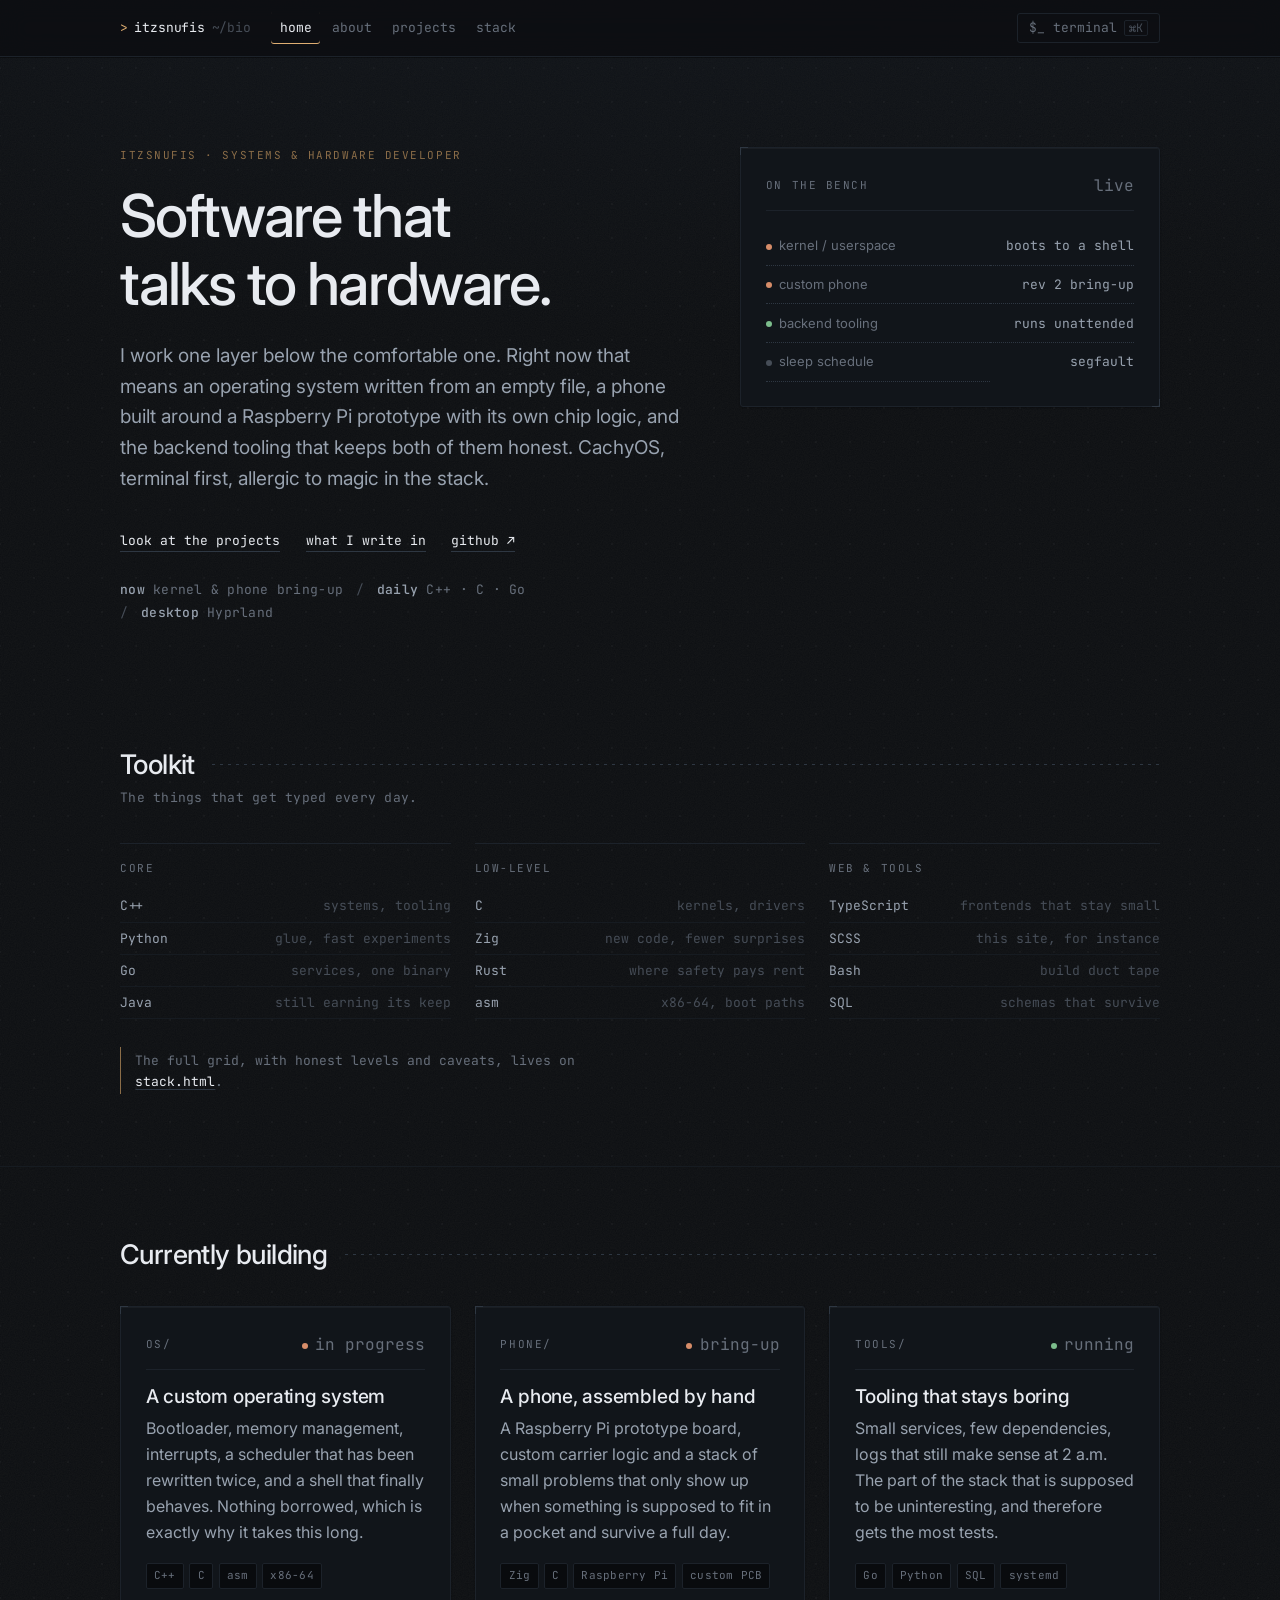
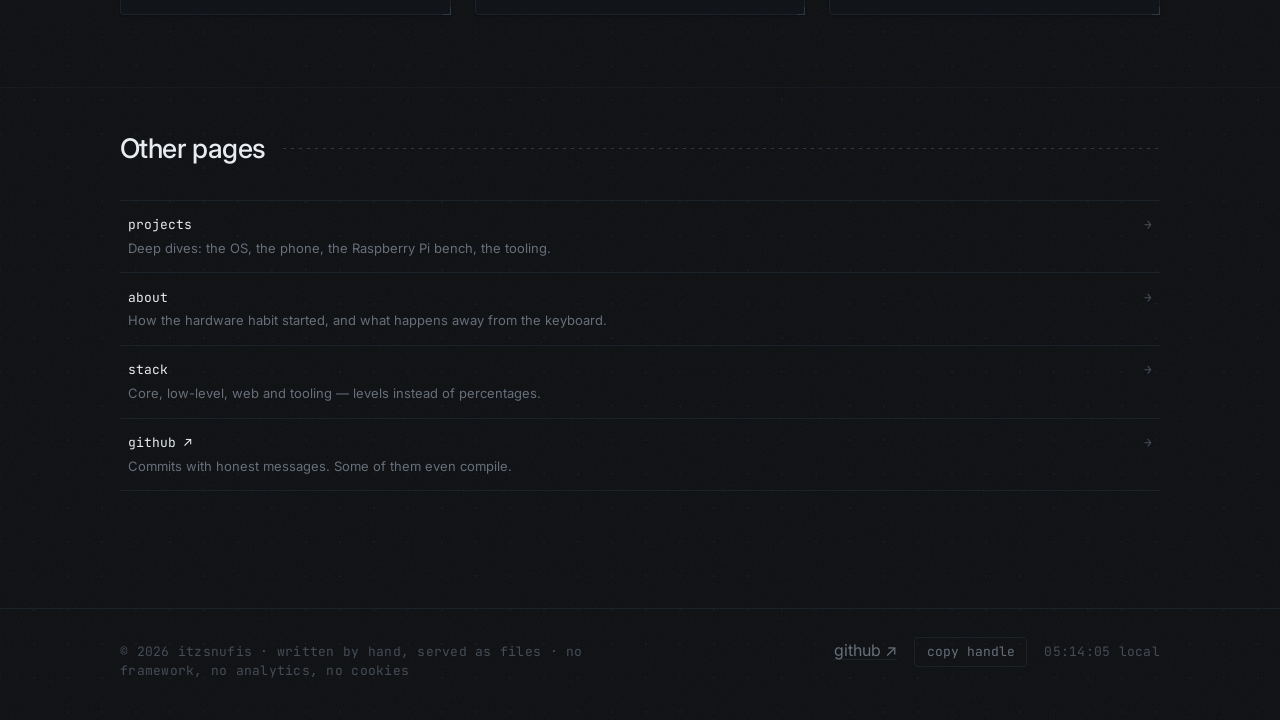
<file: index.html>
<!DOCTYPE html>
<html lang="en">
<head>
  <meta charset="utf-8">
  <meta name="viewport" content="width=device-width, initial-scale=1">
  <title>itzsnufis — systems &amp; hardware developer</title>
  <meta name="description" content="Systems and hardware developer working one layer below the comfortable one: a custom operating system, a phone built around a Raspberry Pi prototype, and the backend tooling in between.">
  <meta name="author" content="itzsnufis">
  <meta name="color-scheme" content="dark">
  <meta name="theme-color" content="#0d0f12">

  <meta property="og:type" content="website">
  <meta property="og:title" content="itzsnufis — systems &amp; hardware developer">
  <meta property="og:description" content="An operating system from scratch, a phone built around a Raspberry Pi, and backend tooling that stays boring on purpose.">
  <meta property="og:locale" content="en">

  <link rel="icon" href="assets/favicon.svg" type="image/svg+xml">
  <link rel="apple-touch-icon" href="assets/favicon.svg">
  <link rel="preconnect" href="https://fonts.googleapis.com">
  <link rel="preconnect" href="https://fonts.gstatic.com" crossorigin>
  <link rel="stylesheet" href="https://fonts.googleapis.com/css2?family=Inter:wght@400;500&amp;family=JetBrains+Mono:wght@400;500&amp;display=swap">
  <link rel="stylesheet" href="assets/css/main.css">

  <script>document.documentElement.classList.add("js");</script>
</head>
<body>
  <a class="skip" href="#main">Skip to content</a>

  <header class="topbar">
    <div class="wrap topbar__inner">
      <a class="brand" href="index.html">
        <span class="brand__caret" aria-hidden="true">&gt;</span>
        <span>itzsnufis</span>
        <span class="brand__path">~/bio</span>
      </a>

      <nav class="nav" aria-label="Primary">
        <a href="index.html" aria-current="page">home</a>
        <a href="about.html">about</a>
        <a href="projects.html">projects</a>
        <a href="stack.html">stack</a>
      </nav>

      <button class="btn btn--ghost" type="button" data-term-open aria-label="Open the terminal overlay">
        <span aria-hidden="true">$_</span> terminal <kbd aria-hidden="true">⌘K</kbd>
      </button>
    </div>
  </header>

  <main id="main">
    <section class="hero">
      <div class="wrap hero__grid">
        <div>
          <p class="hero__eyebrow">itzsnufis · systems &amp; hardware developer</p>
          <h1>Software that talks to hardware.</h1>

          <p class="hero__lead">
            I work one layer below the comfortable one. Right now that means an operating
            system written from an empty file, a phone built around a Raspberry Pi
            prototype with its own chip logic, and the backend tooling that keeps both
            of them honest. CachyOS, terminal first, allergic to magic in the stack.
          </p>

          <ul class="hero__actions">
            <li><a href="projects.html">look at the projects</a></li>
            <li><a href="stack.html">what I write in</a></li>
            <li><a href="https://github.com/itzsnufis" target="_blank" rel="me noopener">github ↗</a></li>
          </ul>

          <ul class="facts">
            <li><strong>now</strong> kernel &amp; phone bring-up</li>
            <li><strong>daily</strong> C++ · C · Go</li>
            <li><strong>desktop</strong> Hyprland</li>
          </ul>
        </div>

        <aside class="panel" data-reveal aria-label="Status on the bench">
          <div class="panel__head">
            <span class="panel__label">on the bench</span>
            <span class="mono mute">live</span>
          </div>
          <dl class="kv">
            <dt><span class="dot dot--busy" aria-hidden="true"></span>kernel / userspace</dt>
            <dd>boots to a shell</dd>
            <dt><span class="dot dot--busy" aria-hidden="true"></span>custom phone</dt>
            <dd>rev 2 bring-up</dd>
            <dt><span class="dot dot--ok" aria-hidden="true"></span>backend tooling</dt>
            <dd>runs unattended</dd>
            <dt><span class="dot dot--idle" aria-hidden="true"></span>sleep schedule</dt>
            <dd>segfault</dd>
          </dl>
        </aside>
      </div>
    </section>

    <section class="sec" id="toolkit" aria-labelledby="toolkit-h">
      <div class="wrap">
        <header class="sechead">
          <h2 id="toolkit-h">Toolkit</h2>
          <p class="sechead__deck">The things that get typed every day.</p>
        </header>

        <div class="grid grid--3">
          <div class="tile" data-reveal>
            <span class="kicker">core</span>
            <ul class="tile__list">
              <li>C++ <span>systems, tooling</span></li>
              <li>Python <span>glue, fast experiments</span></li>
              <li>Go <span>services, one binary</span></li>
              <li>Java <span>still earning its keep</span></li>
            </ul>
          </div>

          <div class="tile" data-reveal>
            <span class="kicker">low-level</span>
            <ul class="tile__list">
              <li>C <span>kernels, drivers</span></li>
              <li>Zig <span>new code, fewer surprises</span></li>
              <li>Rust <span>where safety pays rent</span></li>
              <li>asm <span>x86-64, boot paths</span></li>
            </ul>
          </div>

          <div class="tile" data-reveal>
            <span class="kicker">web &amp; tools</span>
            <ul class="tile__list">
              <li>TypeScript <span>frontends that stay small</span></li>
              <li>SCSS <span>this site, for instance</span></li>
              <li>Bash <span>build duct tape</span></li>
              <li>SQL <span>schemas that survive</span></li>
            </ul>
          </div>
        </div>

        <p class="note gap-top">
          The full grid, with honest levels and caveats, lives on
          <a href="stack.html">stack.html</a>.
        </p>
      </div>
    </section>

    <section class="sec" id="building" aria-labelledby="building-h">
      <div class="wrap">
        <header class="sechead">
          <h2 id="building-h">Currently building</h2>
        </header>

        <div class="grid grid--3">
          <article class="panel" data-reveal>
            <div class="panel__head">
              <span class="panel__label">os/</span>
              <span class="mono mute"><span class="dot dot--busy" aria-hidden="true"></span>in progress</span>
            </div>
            <h3>A custom operating system</h3>
            <p class="dim">
              Bootloader, memory management, interrupts, a scheduler that has been
              rewritten twice, and a shell that finally behaves. Nothing borrowed,
              which is exactly why it takes this long.
            </p>
            <ul class="tags">
              <li class="tag">C++</li>
              <li class="tag">C</li>
              <li class="tag">asm</li>
              <li class="tag">x86-64</li>
            </ul>
          </article>

          <article class="panel" data-reveal>
            <div class="panel__head">
              <span class="panel__label">phone/</span>
              <span class="mono mute"><span class="dot dot--busy" aria-hidden="true"></span>bring-up</span>
            </div>
            <h3>A phone, assembled by hand</h3>
            <p class="dim">
              A Raspberry Pi prototype board, custom carrier logic and a stack of small
              problems that only show up when something is supposed to fit in a pocket
              and survive a full day.
            </p>
            <ul class="tags">
              <li class="tag">Zig</li>
              <li class="tag">C</li>
              <li class="tag">Raspberry Pi</li>
              <li class="tag">custom PCB</li>
            </ul>
          </article>

          <article class="panel" data-reveal>
            <div class="panel__head">
              <span class="panel__label">tools/</span>
              <span class="mono mute"><span class="dot dot--ok" aria-hidden="true"></span>running</span>
            </div>
            <h3>Tooling that stays boring</h3>
            <p class="dim">
              Small services, few dependencies, logs that still make sense at 2 a.m.
              The part of the stack that is supposed to be uninteresting, and
              therefore gets the most tests.
            </p>
            <ul class="tags">
              <li class="tag">Go</li>
              <li class="tag">Python</li>
              <li class="tag">SQL</li>
              <li class="tag">systemd</li>
            </ul>
          </article>
        </div>
      </div>
    </section>

    <section class="sec sec--tight" id="more" aria-labelledby="more-h">
      <div class="wrap">
        <header class="sechead">
          <h2 id="more-h">Other pages</h2>
        </header>

        <ul class="linklist">
          <li>
            <a class="linkrow" href="projects.html">
              <span class="linkrow__name">projects</span>
              <span class="linkrow__go" aria-hidden="true">→</span>
              <span class="linkrow__desc">Deep dives: the OS, the phone, the Raspberry Pi bench, the tooling.</span>
            </a>
          </li>
          <li>
            <a class="linkrow" href="about.html">
              <span class="linkrow__name">about</span>
              <span class="linkrow__go" aria-hidden="true">→</span>
              <span class="linkrow__desc">How the hardware habit started, and what happens away from the keyboard.</span>
            </a>
          </li>
          <li>
            <a class="linkrow" href="stack.html">
              <span class="linkrow__name">stack</span>
              <span class="linkrow__go" aria-hidden="true">→</span>
              <span class="linkrow__desc">Core, low-level, web and tooling — levels instead of percentages.</span>
            </a>
          </li>
          <li>
            <a class="linkrow" href="https://github.com/itzsnufis" target="_blank" rel="me noopener">
              <span class="linkrow__name">github ↗</span>
              <span class="linkrow__go" aria-hidden="true">→</span>
              <span class="linkrow__desc">Commits with honest messages. Some of them even compile.</span>
            </a>
          </li>
        </ul>
      </div>
    </section>
  </main>

  <footer class="foot">
    <div class="wrap foot__inner">
      <p class="foot__meta">© 2026 itzsnufis · written by hand, served as files · no framework, no analytics, no cookies</p>
      <div class="foot__links">
        <a href="https://github.com/itzsnufis" target="_blank" rel="me noopener">github ↗</a>
        <button class="btn btn--ghost" type="button" data-copy="github.com/itzsnufis">copy handle</button>
        <span class="foot__meta"><span data-clock>--:--:--</span> local</span>
      </div>
    </div>
  </footer>

  <dialog class="term" data-term aria-label="Terminal">
    <div class="term__bar">
      <span>itzsnufi@cachyos: ~/bio</span>
      <span>esc to close</span>
    </div>
    <div class="term__log" data-term-log role="log" aria-live="polite" aria-label="Terminal output"></div>
    <div class="term__row">
      <span class="term__ps1" aria-hidden="true">~ $</span>
      <input data-term-input type="text" autocomplete="off" autocapitalize="off"
             spellcheck="false" aria-label="Terminal command" placeholder="type `help`">
    </div>
    <p class="term__hint">ctrl+l clears · ↑ ↓ walks the history · try `whoami`, `status`, `cd projects`</p>
  </dialog>

  <script src="assets/js/main.js" defer></script>
</body>
</html>
</file>
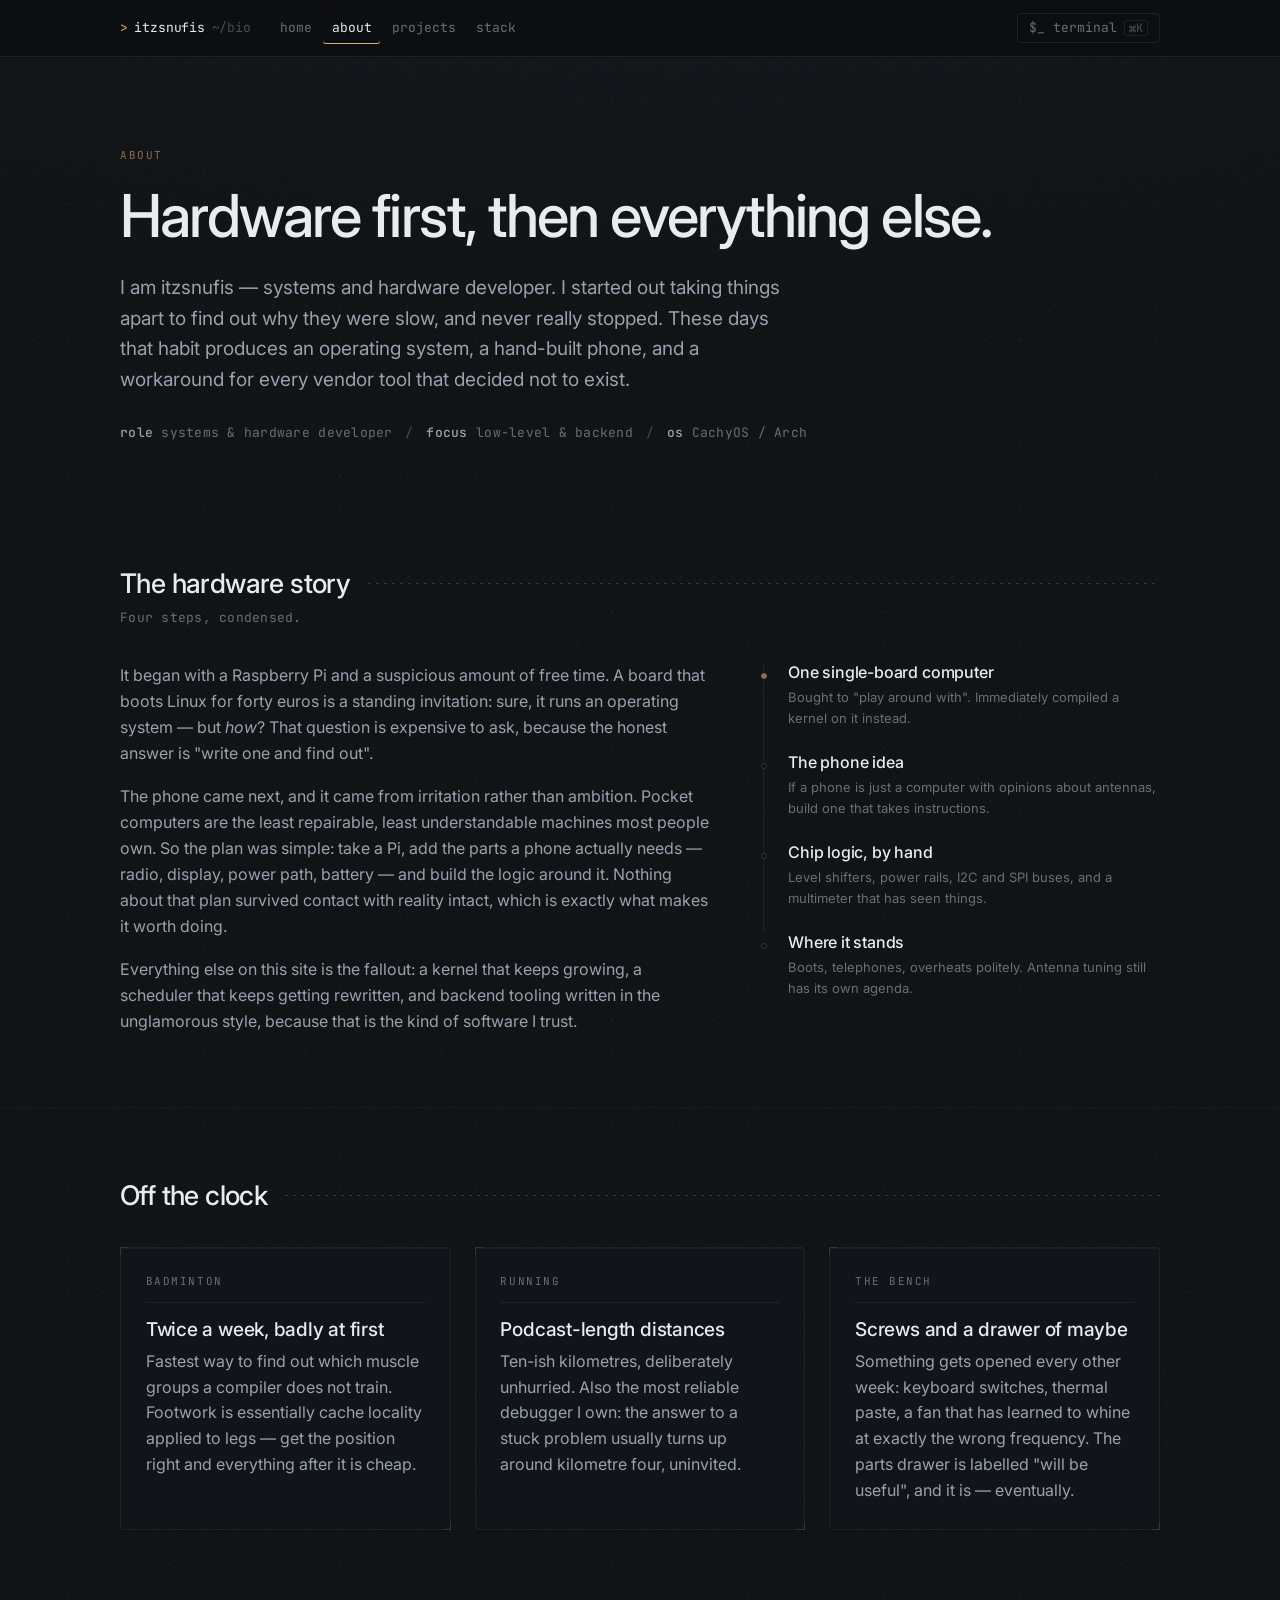
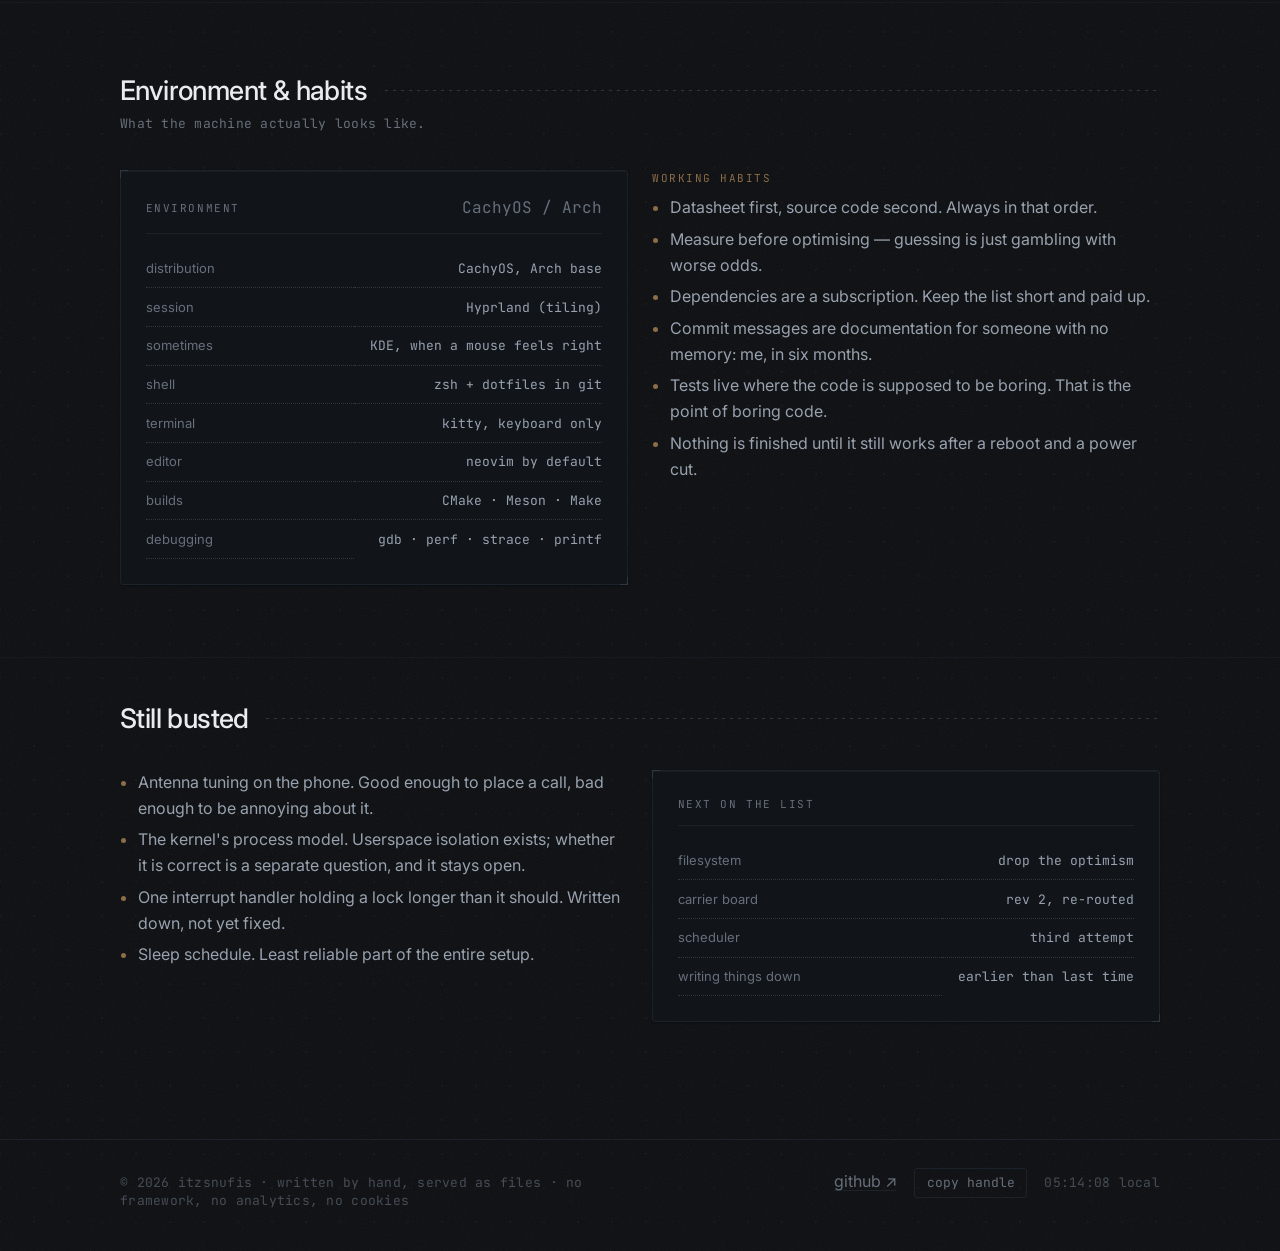
<file: about.html>
<!DOCTYPE html>
<html lang="en">
<head>
  <meta charset="utf-8">
  <meta name="viewport" content="width=device-width, initial-scale=1">
  <title>About — itzsnufis</title>
  <meta name="description" content="How a Raspberry Pi turned into a phone, why an operating system got written from scratch, and what badminton and running have to do with any of it.">
  <meta name="author" content="itzsnufis">
  <meta name="color-scheme" content="dark">
  <meta name="theme-color" content="#0d0f12">

  <meta property="og:type" content="profile">
  <meta property="og:title" content="About — itzsnufis">
  <meta property="og:description" content="Hardware first, then everything else. Systems and hardware developer, CachyOS user, terminal dweller.">
  <meta property="og:locale" content="en">

  <link rel="icon" href="assets/favicon.svg" type="image/svg+xml">
  <link rel="apple-touch-icon" href="assets/favicon.svg">
  <link rel="preconnect" href="https://fonts.googleapis.com">
  <link rel="preconnect" href="https://fonts.gstatic.com" crossorigin>
  <link rel="stylesheet" href="https://fonts.googleapis.com/css2?family=Inter:wght@400;500&amp;family=JetBrains+Mono:wght@400;500&amp;display=swap">
  <link rel="stylesheet" href="assets/css/main.css">

  <script>document.documentElement.classList.add("js");</script>
</head>
<body>
  <a class="skip" href="#main">Skip to content</a>

  <header class="topbar">
    <div class="wrap topbar__inner">
      <a class="brand" href="index.html">
        <span class="brand__caret" aria-hidden="true">&gt;</span>
        <span>itzsnufis</span>
        <span class="brand__path">~/bio</span>
      </a>

      <nav class="nav" aria-label="Primary">
        <a href="index.html">home</a>
        <a href="about.html" aria-current="page">about</a>
        <a href="projects.html">projects</a>
        <a href="stack.html">stack</a>
      </nav>

      <button class="btn btn--ghost" type="button" data-term-open aria-label="Open the terminal overlay">
        <span aria-hidden="true">$_</span> terminal <kbd aria-hidden="true">⌘K</kbd>
      </button>
    </div>
  </header>

  <main id="main">
    <section class="hero">
      <div class="wrap">
        <p class="hero__eyebrow">about</p>
        <h1>Hardware first, then everything else.</h1>

        <p class="hero__lead">
          I am itzsnufis — systems and hardware developer. I started out taking things
          apart to find out why they were slow, and never really stopped. These days
          that habit produces an operating system, a hand-built phone, and a workaround
          for every vendor tool that decided not to exist.
        </p>

        <ul class="facts">
          <li><strong>role</strong> systems &amp; hardware developer</li>
          <li><strong>focus</strong> low-level &amp; backend</li>
          <li><strong>os</strong> CachyOS / Arch</li>
        </ul>
      </div>
    </section>

    <section class="sec" id="story" aria-labelledby="story-h">
      <div class="wrap">
        <header class="sechead">
          <h2 id="story-h">The hardware story</h2>
          <p class="sechead__deck">Four steps, condensed.</p>
        </header>

        <div class="split">
          <div class="prose">
            <p>
              It began with a Raspberry Pi and a suspicious amount of free time. A board
              that boots Linux for forty euros is a standing invitation: sure, it runs
              an operating system — but <em>how</em>? That question is expensive to ask,
              because the honest answer is "write one and find out".
            </p>
            <p>
              The phone came next, and it came from irritation rather than ambition.
              Pocket computers are the least repairable, least understandable machines
              most people own. So the plan was simple: take a Pi, add the parts a phone
              actually needs — radio, display, power path, battery — and build the logic
              around it. Nothing about that plan survived contact with reality intact,
              which is exactly what makes it worth doing.
            </p>
            <p>
              Everything else on this site is the fallout: a kernel that keeps growing,
              a scheduler that keeps getting rewritten, and backend tooling written in
              the unglamorous style, because that is the kind of software I trust.
            </p>
          </div>

          <ol class="tl">
            <li>
              <h3>One single-board computer</h3>
              <p>Bought to "play around with". Immediately compiled a kernel on it instead.</p>
            </li>
            <li>
              <h3>The phone idea</h3>
              <p>If a phone is just a computer with opinions about antennas, build one that takes instructions.</p>
            </li>
            <li>
              <h3>Chip logic, by hand</h3>
              <p>Level shifters, power rails, I2C and SPI buses, and a multimeter that has seen things.</p>
            </li>
            <li>
              <h3>Where it stands</h3>
              <p>Boots, telephones, overheats politely. Antenna tuning still has its own agenda.</p>
            </li>
          </ol>
        </div>
      </div>
    </section>

    <section class="sec" id="off-clock" aria-labelledby="off-h">
      <div class="wrap">
        <header class="sechead">
          <h2 id="off-h">Off the clock</h2>
        </header>

        <div class="grid grid--3">
          <article class="panel" data-reveal>
            <div class="panel__head">
              <span class="panel__label">badminton</span>
            </div>
            <h3>Twice a week, badly at first</h3>
            <p class="dim">
              Fastest way to find out which muscle groups a compiler does not train.
              Footwork is essentially cache locality applied to legs — get the position
              right and everything after it is cheap.
            </p>
          </article>

          <article class="panel" data-reveal>
            <div class="panel__head">
              <span class="panel__label">running</span>
            </div>
            <h3>Podcast-length distances</h3>
            <p class="dim">
              Ten-ish kilometres, deliberately unhurried. Also the most reliable debugger
              I own: the answer to a stuck problem usually turns up around kilometre four,
              uninvited.
            </p>
          </article>

          <article class="panel" data-reveal>
            <div class="panel__head">
              <span class="panel__label">the bench</span>
            </div>
            <h3>Screws and a drawer of maybe</h3>
            <p class="dim">
              Something gets opened every other week: keyboard switches, thermal paste,
              a fan that has learned to whine at exactly the wrong frequency. The parts
              drawer is labelled "will be useful", and it is — eventually.
            </p>
          </article>
        </div>
      </div>
    </section>

    <section class="sec" id="environment" aria-labelledby="env-h">
      <div class="wrap">
        <header class="sechead">
          <h2 id="env-h">Environment &amp; habits</h2>
          <p class="sechead__deck">What the machine actually looks like.</p>
        </header>

        <div class="grid grid--2">
          <aside class="panel" data-reveal aria-label="Environment">
            <div class="panel__head">
              <span class="panel__label">environment</span>
              <span class="mono mute">CachyOS / Arch</span>
            </div>
            <dl class="kv">
              <dt>distribution</dt>
              <dd>CachyOS, Arch base</dd>
              <dt>session</dt>
              <dd>Hyprland (tiling)</dd>
              <dt>sometimes</dt>
              <dd>KDE, when a mouse feels right</dd>
              <dt>shell</dt>
              <dd>zsh + dotfiles in git</dd>
              <dt>terminal</dt>
              <dd>kitty, keyboard only</dd>
              <dt>editor</dt>
              <dd>neovim by default</dd>
              <dt>builds</dt>
              <dd>CMake · Meson · Make</dd>
              <dt>debugging</dt>
              <dd>gdb · perf · strace · printf</dd>
            </dl>
          </aside>

          <div class="prose" data-reveal>
            <span class="kicker kicker--acc">working habits</span>
            <ul>
              <li>Datasheet first, source code second. Always in that order.</li>
              <li>Measure before optimising — guessing is just gambling with worse odds.</li>
              <li>Dependencies are a subscription. Keep the list short and paid up.</li>
              <li>Commit messages are documentation for someone with no memory: me, in six months.</li>
              <li>Tests live where the code is supposed to be boring. That is the point of boring code.</li>
              <li>Nothing is finished until it still works after a reboot and a power cut.</li>
            </ul>
          </div>
        </div>
      </div>
    </section>

    <section class="sec sec--tight" id="busted" aria-labelledby="busted-h">
      <div class="wrap">
        <header class="sechead">
          <h2 id="busted-h">Still busted</h2>
        </header>

        <div class="grid grid--2">
          <div class="prose" data-reveal>
            <ul>
              <li>
                Antenna tuning on the phone. Good enough to place a call, bad enough
                to be annoying about it.
              </li>
              <li>
                The kernel's process model. Userspace isolation exists; whether it is
                correct is a separate question, and it stays open.
              </li>
              <li>
                One interrupt handler holding a lock longer than it should. Written
                down, not yet fixed.
              </li>
              <li>
                Sleep schedule. Least reliable part of the entire setup.
              </li>
            </ul>
          </div>

          <aside class="panel" data-reveal aria-label="Next on the list">
            <div class="panel__head">
              <span class="panel__label">next on the list</span>
            </div>
            <dl class="kv">
              <dt>filesystem</dt>
              <dd>drop the optimism</dd>
              <dt>carrier board</dt>
              <dd>rev 2, re-routed</dd>
              <dt>scheduler</dt>
              <dd>third attempt</dd>
              <dt>writing things down</dt>
              <dd>earlier than last time</dd>
            </dl>
          </aside>
        </div>
      </div>
    </section>
  </main>

  <footer class="foot">
    <div class="wrap foot__inner">
      <p class="foot__meta">© 2026 itzsnufis · written by hand, served as files · no framework, no analytics, no cookies</p>
      <div class="foot__links">
        <a href="https://github.com/itzsnufis" target="_blank" rel="me noopener">github ↗</a>
        <button class="btn btn--ghost" type="button" data-copy="github.com/itzsnufis">copy handle</button>
        <span class="foot__meta"><span data-clock>--:--:--</span> local</span>
      </div>
    </div>
  </footer>

  <dialog class="term" data-term aria-label="Terminal">
    <div class="term__bar">
      <span>itzsnufi@cachyos: ~/bio</span>
      <span>esc to close</span>
    </div>
    <div class="term__log" data-term-log role="log" aria-live="polite" aria-label="Terminal output"></div>
    <div class="term__row">
      <span class="term__ps1" aria-hidden="true">~ $</span>
      <input data-term-input type="text" autocomplete="off" autocapitalize="off"
             spellcheck="false" aria-label="Terminal command" placeholder="type `help`">
    </div>
    <p class="term__hint">ctrl+l clears · ↑ ↓ walks the history · try `whoami`, `status`, `cd projects`</p>
  </dialog>

  <script src="assets/js/main.js" defer></script>
</body>
</html>
</file>
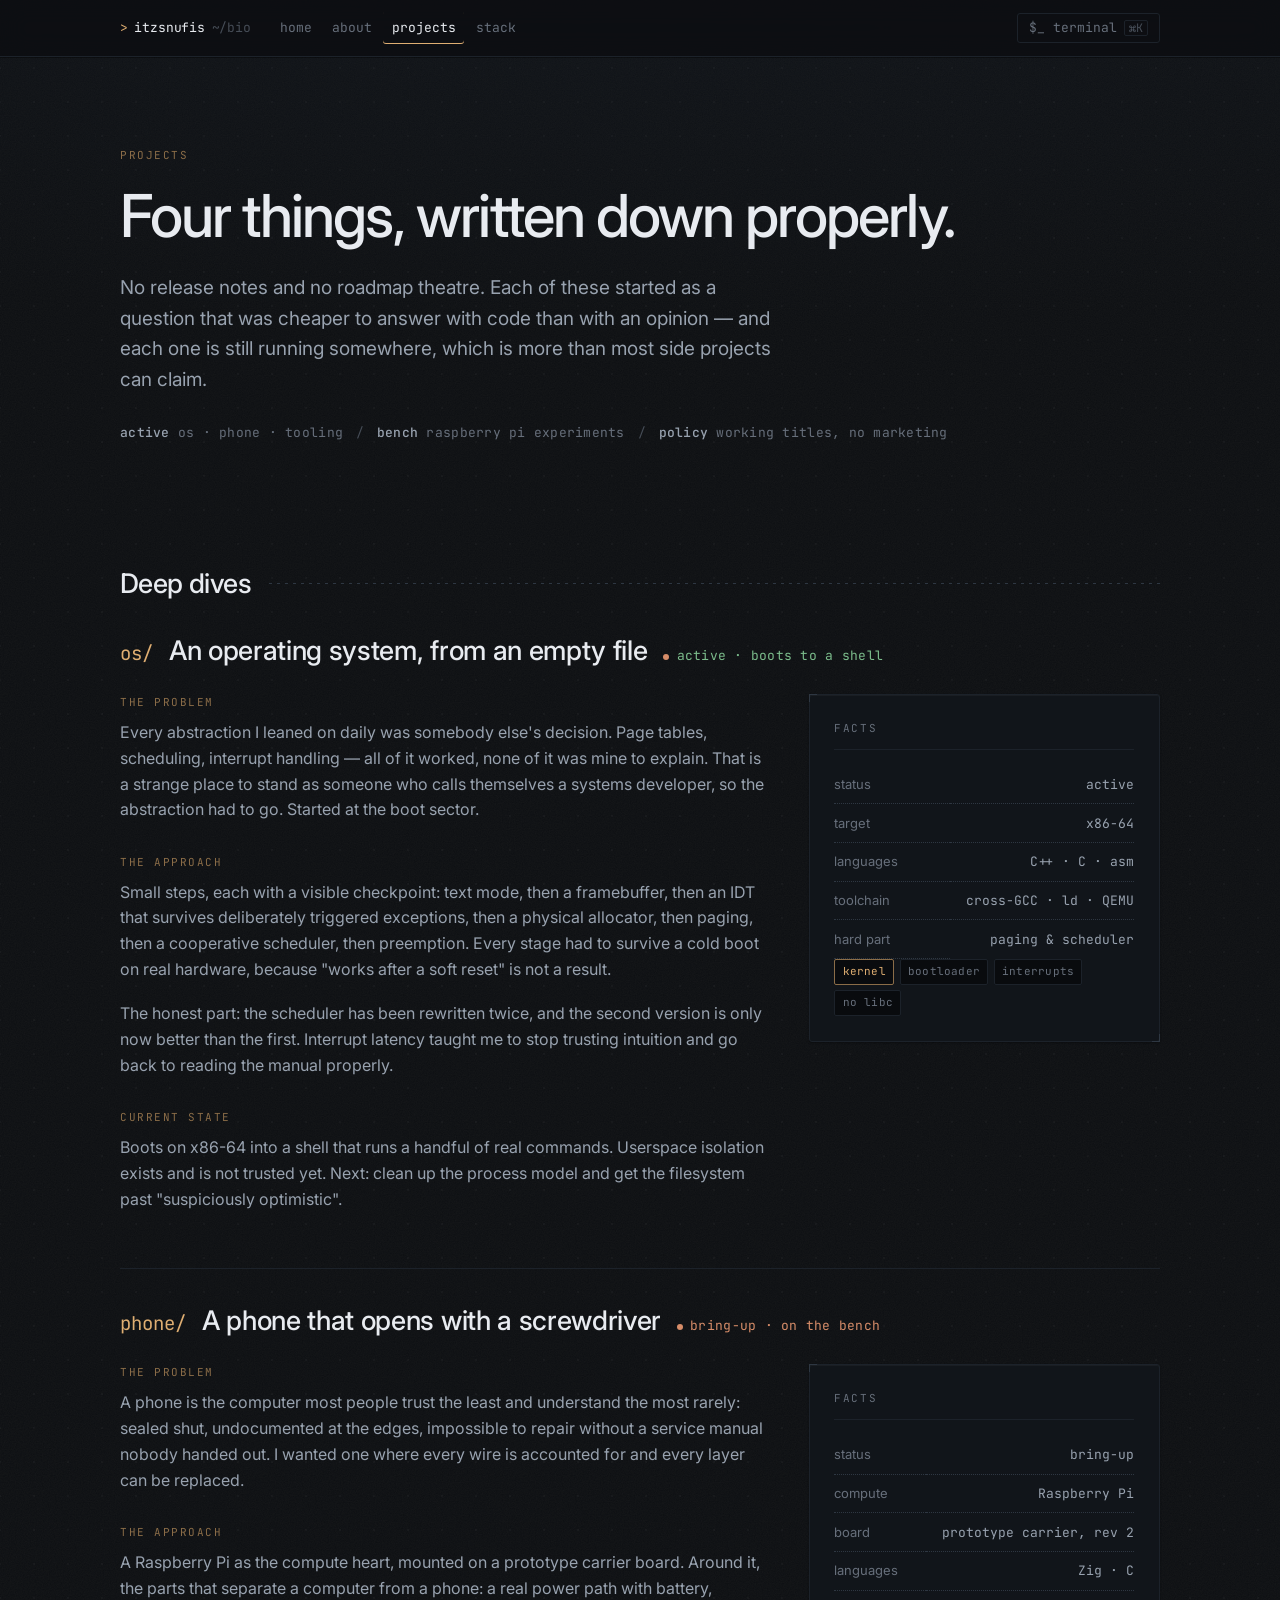
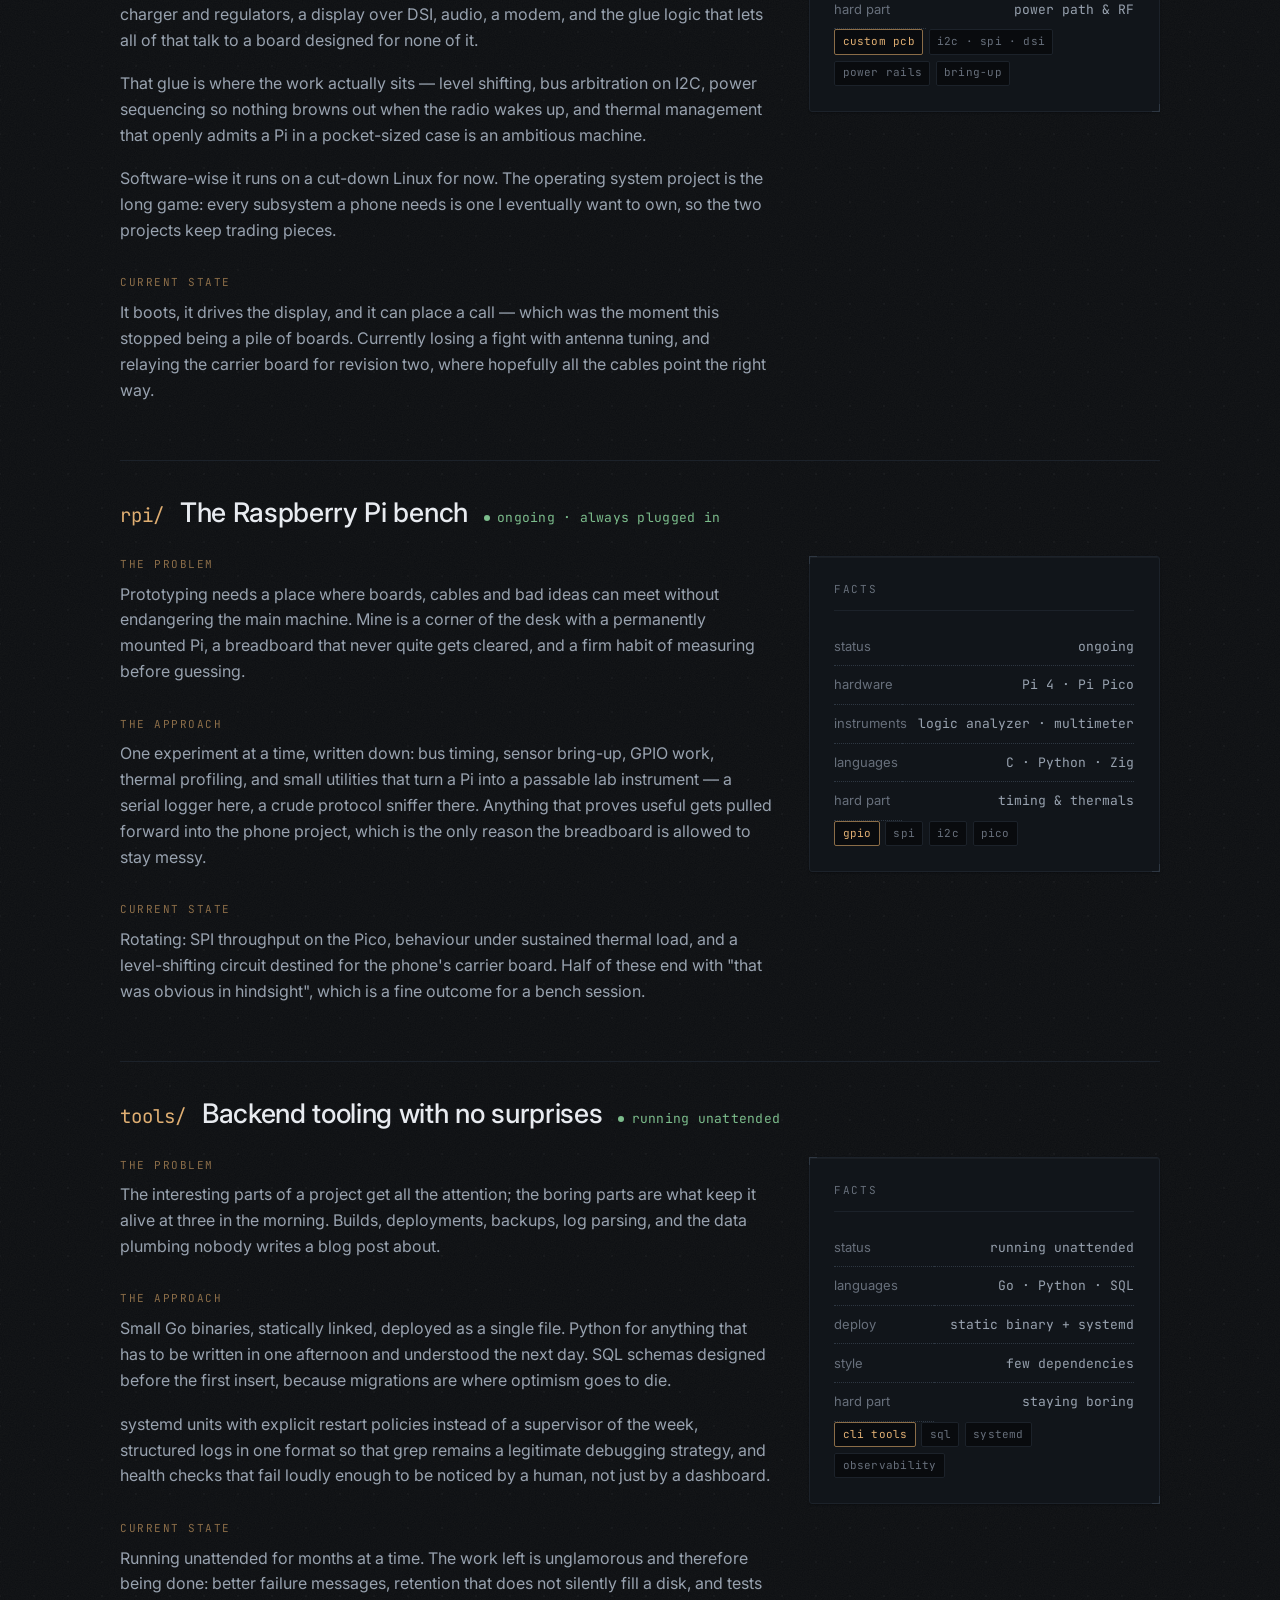
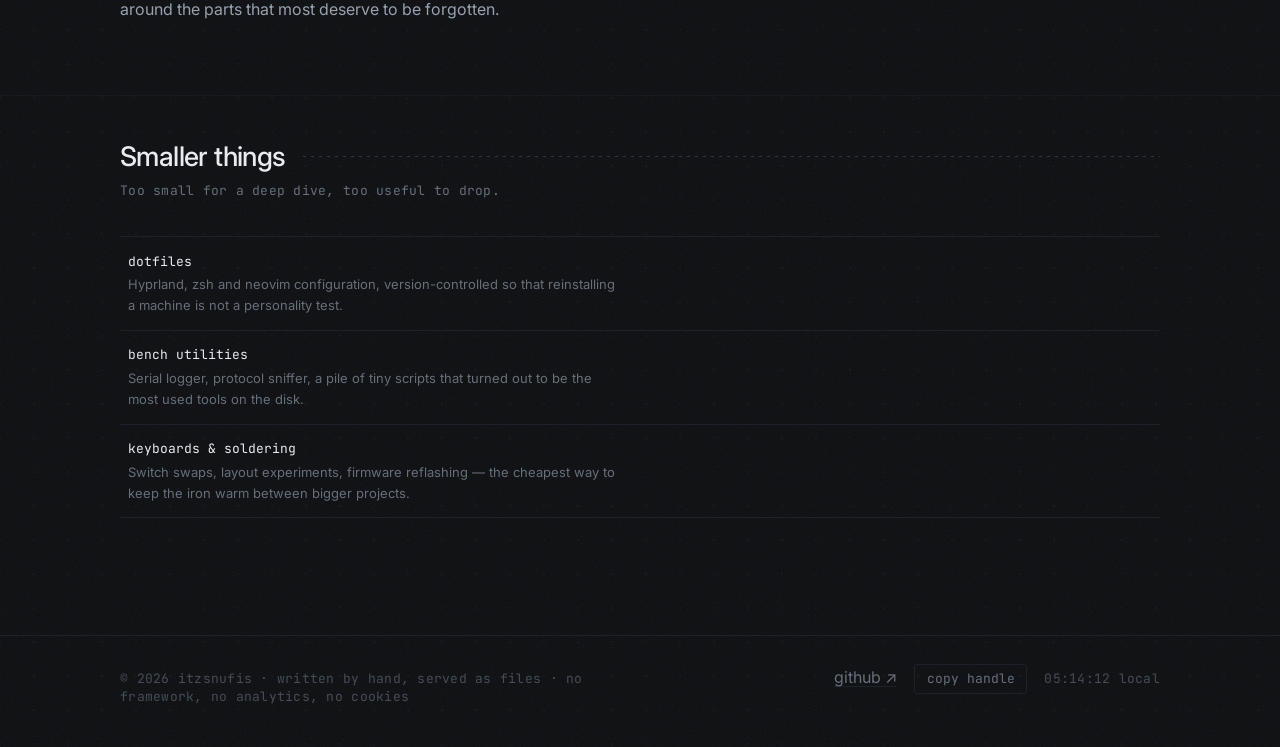
<file: projects.html>
<!DOCTYPE html>
<html lang="en">
<head>
  <meta charset="utf-8">
  <meta name="viewport" content="width=device-width, initial-scale=1">
  <title>Projects — itzsnufis</title>
  <meta name="description" content="Deep dives into a custom operating system, a hand-built phone around a Raspberry Pi prototype, a hardware bench, and backend tooling that stays boring.">
  <meta name="author" content="itzsnufis">
  <meta name="color-scheme" content="dark">
  <meta name="theme-color" content="#0d0f12">

  <meta property="og:type" content="website">
  <meta property="og:title" content="Projects — itzsnufis">
  <meta property="og:description" content="An operating system from scratch, a phone built by hand, and the tooling that holds it together.">
  <meta property="og:locale" content="en">

  <link rel="icon" href="assets/favicon.svg" type="image/svg+xml">
  <link rel="apple-touch-icon" href="assets/favicon.svg">
  <link rel="preconnect" href="https://fonts.googleapis.com">
  <link rel="preconnect" href="https://fonts.gstatic.com" crossorigin>
  <link rel="stylesheet" href="https://fonts.googleapis.com/css2?family=Inter:wght@400;500&amp;family=JetBrains+Mono:wght@400;500&amp;display=swap">
  <link rel="stylesheet" href="assets/css/main.css">

  <script>document.documentElement.classList.add("js");</script>
</head>
<body>
  <a class="skip" href="#main">Skip to content</a>

  <header class="topbar">
    <div class="wrap topbar__inner">
      <a class="brand" href="index.html">
        <span class="brand__caret" aria-hidden="true">&gt;</span>
        <span>itzsnufis</span>
        <span class="brand__path">~/bio</span>
      </a>

      <nav class="nav" aria-label="Primary">
        <a href="index.html">home</a>
        <a href="about.html">about</a>
        <a href="projects.html" aria-current="page">projects</a>
        <a href="stack.html">stack</a>
      </nav>

      <button class="btn btn--ghost" type="button" data-term-open aria-label="Open the terminal overlay">
        <span aria-hidden="true">$_</span> terminal <kbd aria-hidden="true">⌘K</kbd>
      </button>
    </div>
  </header>

  <main id="main">
    <section class="hero">
      <div class="wrap">
        <p class="hero__eyebrow">projects</p>
        <h1>Four things, written down properly.</h1>

        <p class="hero__lead">
          No release notes and no roadmap theatre. Each of these started as a question
          that was cheaper to answer with code than with an opinion — and each one is
          still running somewhere, which is more than most side projects can claim.
        </p>

        <ul class="facts">
          <li><strong>active</strong> os · phone · tooling</li>
          <li><strong>bench</strong> raspberry pi experiments</li>
          <li><strong>policy</strong> working titles, no marketing</li>
        </ul>
      </div>
    </section>

    <section class="sec" id="dives" aria-labelledby="dives-h">
      <div class="wrap">
        <header class="sechead">
          <h2 id="dives-h">Deep dives</h2>
        </header>

        <article class="deep" data-reveal aria-labelledby="os-h">
          <header class="deep__head">
            <span class="deep__slug">os/</span>
            <h3 class="deep__title" id="os-h">An operating system, from an empty file</h3>
            <span class="deep__state" data-state="active">
              <span class="dot dot--busy" aria-hidden="true"></span>active · boots to a shell
            </span>
          </header>

          <div class="deep__body">
            <div class="prose">
              <div class="block">
                <span class="kicker kicker--acc">the problem</span>
                <p>
                  Every abstraction I leaned on daily was somebody else's decision. Page
                  tables, scheduling, interrupt handling — all of it worked, none of it was
                  mine to explain. That is a strange place to stand as someone who calls
                  themselves a systems developer, so the abstraction had to go. Started at
                  the boot sector.
                </p>
              </div>

              <div class="block">
                <span class="kicker kicker--acc">the approach</span>
                <p>
                  Small steps, each with a visible checkpoint: text mode, then a framebuffer,
                  then an IDT that survives deliberately triggered exceptions, then a physical
                  allocator, then paging, then a cooperative scheduler, then preemption. Every
                  stage had to survive a cold boot on real hardware, because "works after a
                  soft reset" is not a result.
                </p>
                <p>
                  The honest part: the scheduler has been rewritten twice, and the second
                  version is only now better than the first. Interrupt latency taught me to
                  stop trusting intuition and go back to reading the manual properly.
                </p>
              </div>

              <div class="block">
                <span class="kicker kicker--acc">current state</span>
                <p>
                  Boots on x86-64 into a shell that runs a handful of real commands.
                  Userspace isolation exists and is not trusted yet. Next: clean up the
                  process model and get the filesystem past "suspiciously optimistic".
                </p>
              </div>
            </div>

            <aside class="panel" aria-label="Operating system facts">
              <div class="panel__head">
                <span class="panel__label">facts</span>
              </div>
              <dl class="kv">
                <dt>status</dt>
                <dd>active</dd>
                <dt>target</dt>
                <dd>x86-64</dd>
                <dt>languages</dt>
                <dd>C++ · C · asm</dd>
                <dt>toolchain</dt>
                <dd>cross-GCC · ld · QEMU</dd>
                <dt>hard part</dt>
                <dd>paging &amp; scheduler</dd>
              </dl>
              <ul class="tags gap-top">
                <li class="tag tag--acc">kernel</li>
                <li class="tag">bootloader</li>
                <li class="tag">interrupts</li>
                <li class="tag">no libc</li>
              </ul>
            </aside>
          </div>
        </article>

        <article class="deep" data-reveal aria-labelledby="phone-h">
          <header class="deep__head">
            <span class="deep__slug">phone/</span>
            <h3 class="deep__title" id="phone-h">A phone that opens with a screwdriver</h3>
            <span class="deep__state" data-state="brewing">
              <span class="dot dot--busy" aria-hidden="true"></span>bring-up · on the bench
            </span>
          </header>

          <div class="deep__body">
            <div class="prose">
              <div class="block">
                <span class="kicker kicker--acc">the problem</span>
                <p>
                  A phone is the computer most people trust the least and understand the
                  most rarely: sealed shut, undocumented at the edges, impossible to repair
                  without a service manual nobody handed out. I wanted one where every wire
                  is accounted for and every layer can be replaced.
                </p>
              </div>

              <div class="block">
                <span class="kicker kicker--acc">the approach</span>
                <p>
                  A Raspberry Pi as the compute heart, mounted on a prototype carrier board.
                  Around it, the parts that separate a computer from a phone: a real power
                  path with battery, charger and regulators, a display over DSI, audio, a
                  modem, and the glue logic that lets all of that talk to a board designed
                  for none of it.
                </p>
                <p>
                  That glue is where the work actually sits — level shifting, bus arbitration
                  on I2C, power sequencing so nothing browns out when the radio wakes up, and
                  thermal management that openly admits a Pi in a pocket-sized case is an
                  ambitious machine.
                </p>
                <p>
                  Software-wise it runs on a cut-down Linux for now. The operating system
                  project is the long game: every subsystem a phone needs is one I eventually
                  want to own, so the two projects keep trading pieces.
                </p>
              </div>

              <div class="block">
                <span class="kicker kicker--acc">current state</span>
                <p>
                  It boots, it drives the display, and it can place a call — which was the
                  moment this stopped being a pile of boards. Currently losing a fight with
                  antenna tuning, and relaying the carrier board for revision two, where
                  hopefully all the cables point the right way.
                </p>
              </div>
            </div>

            <aside class="panel" aria-label="Custom phone facts">
              <div class="panel__head">
                <span class="panel__label">facts</span>
              </div>
              <dl class="kv">
                <dt>status</dt>
                <dd>bring-up</dd>
                <dt>compute</dt>
                <dd>Raspberry Pi</dd>
                <dt>board</dt>
                <dd>prototype carrier, rev 2</dd>
                <dt>languages</dt>
                <dd>Zig · C</dd>
                <dt>hard part</dt>
                <dd>power path &amp; RF</dd>
              </dl>
              <ul class="tags gap-top">
                <li class="tag tag--acc">custom pcb</li>
                <li class="tag">i2c · spi · dsi</li>
                <li class="tag">power rails</li>
                <li class="tag">bring-up</li>
              </ul>
            </aside>
          </div>
        </article>

        <article class="deep" data-reveal aria-labelledby="rpi-h">
          <header class="deep__head">
            <span class="deep__slug">rpi/</span>
            <h3 class="deep__title" id="rpi-h">The Raspberry Pi bench</h3>
            <span class="deep__state" data-state="active">
              <span class="dot dot--ok" aria-hidden="true"></span>ongoing · always plugged in
            </span>
          </header>

          <div class="deep__body">
            <div class="prose">
              <div class="block">
                <span class="kicker kicker--acc">the problem</span>
                <p>
                  Prototyping needs a place where boards, cables and bad ideas can meet
                  without endangering the main machine. Mine is a corner of the desk with a
                  permanently mounted Pi, a breadboard that never quite gets cleared, and a
                  firm habit of measuring before guessing.
                </p>
              </div>

              <div class="block">
                <span class="kicker kicker--acc">the approach</span>
                <p>
                  One experiment at a time, written down: bus timing, sensor bring-up, GPIO
                  work, thermal profiling, and small utilities that turn a Pi into a
                  passable lab instrument — a serial logger here, a crude protocol sniffer
                  there. Anything that proves useful gets pulled forward into the phone
                  project, which is the only reason the breadboard is allowed to stay messy.
                </p>
              </div>

              <div class="block">
                <span class="kicker kicker--acc">current state</span>
                <p>
                  Rotating: SPI throughput on the Pico, behaviour under sustained thermal
                  load, and a level-shifting circuit destined for the phone's carrier board.
                  Half of these end with "that was obvious in hindsight", which is a fine
                  outcome for a bench session.
                </p>
              </div>
            </div>

            <aside class="panel" aria-label="Raspberry Pi bench facts">
              <div class="panel__head">
                <span class="panel__label">facts</span>
              </div>
              <dl class="kv">
                <dt>status</dt>
                <dd>ongoing</dd>
                <dt>hardware</dt>
                <dd>Pi 4 · Pi Pico</dd>
                <dt>instruments</dt>
                <dd>logic analyzer · multimeter</dd>
                <dt>languages</dt>
                <dd>C · Python · Zig</dd>
                <dt>hard part</dt>
                <dd>timing &amp; thermals</dd>
              </dl>
              <ul class="tags gap-top">
                <li class="tag tag--acc">gpio</li>
                <li class="tag">spi</li>
                <li class="tag">i2c</li>
                <li class="tag">pico</li>
              </ul>
            </aside>
          </div>
        </article>

        <article class="deep" data-reveal aria-labelledby="tools-h">
          <header class="deep__head">
            <span class="deep__slug">tools/</span>
            <h3 class="deep__title" id="tools-h">Backend tooling with no surprises</h3>
            <span class="deep__state" data-state="active">
              <span class="dot dot--ok" aria-hidden="true"></span>running unattended
            </span>
          </header>

          <div class="deep__body">
            <div class="prose">
              <div class="block">
                <span class="kicker kicker--acc">the problem</span>
                <p>
                  The interesting parts of a project get all the attention; the boring parts
                  are what keep it alive at three in the morning. Builds, deployments,
                  backups, log parsing, and the data plumbing nobody writes a blog post
                  about.
                </p>
              </div>

              <div class="block">
                <span class="kicker kicker--acc">the approach</span>
                <p>
                  Small Go binaries, statically linked, deployed as a single file. Python for
                  anything that has to be written in one afternoon and understood the next
                  day. SQL schemas designed before the first insert, because migrations are
                  where optimism goes to die.
                </p>
                <p>
                  systemd units with explicit restart policies instead of a supervisor of the
                  week, structured logs in one format so that grep remains a legitimate
                  debugging strategy, and health checks that fail loudly enough to be noticed
                  by a human, not just by a dashboard.
                </p>
              </div>

              <div class="block">
                <span class="kicker kicker--acc">current state</span>
                <p>
                  Running unattended for months at a time. The work left is unglamorous and
                  therefore being done: better failure messages, retention that does not
                  silently fill a disk, and tests around the parts that most deserve to be
                  forgotten.
                </p>
              </div>
            </div>

            <aside class="panel" aria-label="Backend tooling facts">
              <div class="panel__head">
                <span class="panel__label">facts</span>
              </div>
              <dl class="kv">
                <dt>status</dt>
                <dd>running unattended</dd>
                <dt>languages</dt>
                <dd>Go · Python · SQL</dd>
                <dt>deploy</dt>
                <dd>static binary + systemd</dd>
                <dt>style</dt>
                <dd>few dependencies</dd>
                <dt>hard part</dt>
                <dd>staying boring</dd>
              </dl>
              <ul class="tags gap-top">
                <li class="tag tag--acc">cli tools</li>
                <li class="tag">sql</li>
                <li class="tag">systemd</li>
                <li class="tag">observability</li>
              </ul>
            </aside>
          </div>
        </article>
      </div>
    </section>

    <section class="sec sec--tight" id="smaller" aria-labelledby="smaller-h">
      <div class="wrap">
        <header class="sechead">
          <h2 id="smaller-h">Smaller things</h2>
          <p class="sechead__deck">Too small for a deep dive, too useful to drop.</p>
        </header>

        <ul class="linklist">
          <li>
            <span class="linkrow">
              <span class="linkrow__name">dotfiles</span>
              <span class="linkrow__desc">
                Hyprland, zsh and neovim configuration, version-controlled so that
                reinstalling a machine is not a personality test.
              </span>
            </span>
          </li>
          <li>
            <span class="linkrow">
              <span class="linkrow__name">bench utilities</span>
              <span class="linkrow__desc">
                Serial logger, protocol sniffer, a pile of tiny scripts that turned out
                to be the most used tools on the disk.
              </span>
            </span>
          </li>
          <li>
            <span class="linkrow">
              <span class="linkrow__name">keyboards &amp; soldering</span>
              <span class="linkrow__desc">
                Switch swaps, layout experiments, firmware reflashing — the cheapest way
                to keep the iron warm between bigger projects.
              </span>
            </span>
          </li>
        </ul>
      </div>
    </section>
  </main>

  <footer class="foot">
    <div class="wrap foot__inner">
      <p class="foot__meta">© 2026 itzsnufis · written by hand, served as files · no framework, no analytics, no cookies</p>
      <div class="foot__links">
        <a href="https://github.com/itzsnufis" target="_blank" rel="me noopener">github ↗</a>
        <button class="btn btn--ghost" type="button" data-copy="github.com/itzsnufis">copy handle</button>
        <span class="foot__meta"><span data-clock>--:--:--</span> local</span>
      </div>
    </div>
  </footer>

  <dialog class="term" data-term aria-label="Terminal">
    <div class="term__bar">
      <span>itzsnufi@cachyos: ~/bio</span>
      <span>esc to close</span>
    </div>
    <div class="term__log" data-term-log role="log" aria-live="polite" aria-label="Terminal output"></div>
    <div class="term__row">
      <span class="term__ps1" aria-hidden="true">~ $</span>
      <input data-term-input type="text" autocomplete="off" autocapitalize="off"
             spellcheck="false" aria-label="Terminal command" placeholder="type `help`">
    </div>
    <p class="term__hint">ctrl+l clears · ↑ ↓ walks the history · try `whoami`, `status`, `cd stack`</p>
  </dialog>

  <script src="assets/js/main.js" defer></script>
</body>
</html>
</file>
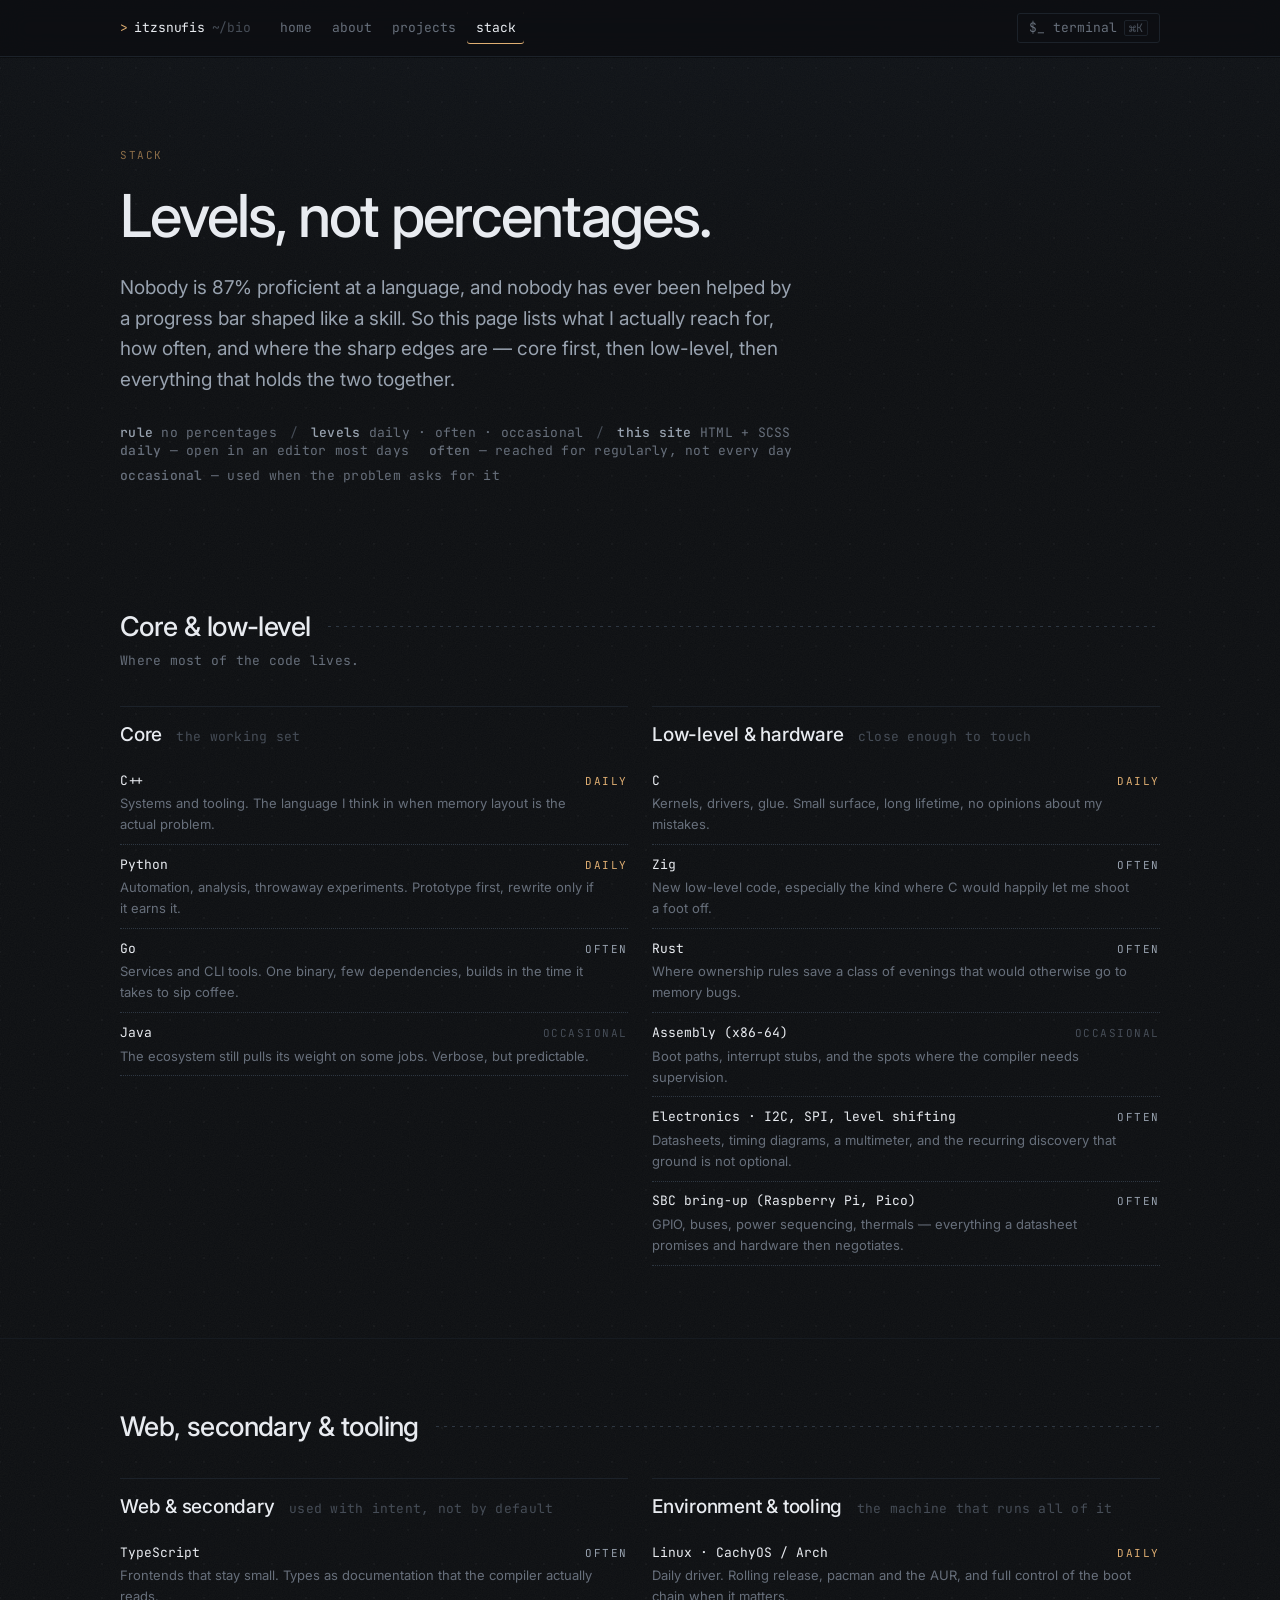
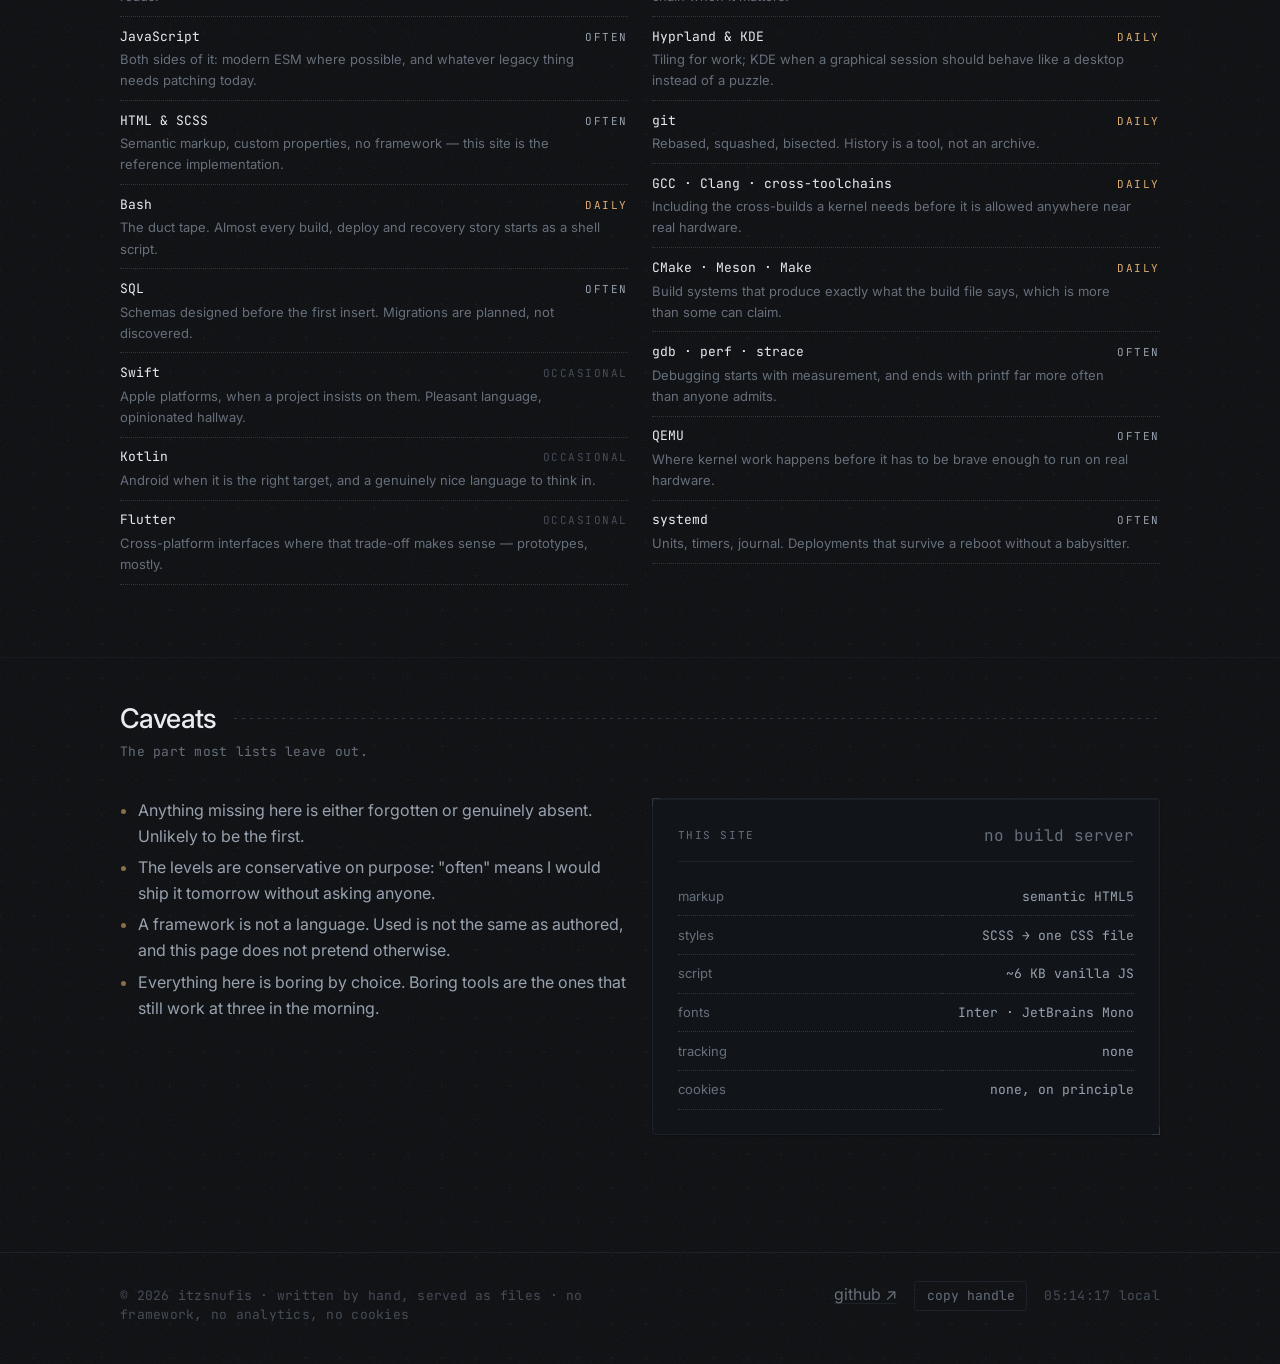
<file: stack.html>
<!DOCTYPE html>
<html lang="en">
<head>
  <meta charset="utf-8">
  <meta name="viewport" content="width=device-width, initial-scale=1">
  <title>Stack — itzsnufis</title>
  <meta name="description" content="Core, low-level, web and tooling: the languages and tools in daily use, with levels instead of percentages and the caveats left in.">
  <meta name="author" content="itzsnufis">
  <meta name="color-scheme" content="dark">
  <meta name="theme-color" content="#0d0f12">

  <meta property="og:type" content="website">
  <meta property="og:title" content="Stack — itzsnufis">
  <meta property="og:description" content="Levels, not percentages: C++, C, Zig, Go, Python, Rust, asm and the tooling around them.">
  <meta property="og:locale" content="en">

  <link rel="icon" href="assets/favicon.svg" type="image/svg+xml">
  <link rel="apple-touch-icon" href="assets/favicon.svg">
  <link rel="preconnect" href="https://fonts.googleapis.com">
  <link rel="preconnect" href="https://fonts.gstatic.com" crossorigin>
  <link rel="stylesheet" href="https://fonts.googleapis.com/css2?family=Inter:wght@400;500&amp;family=JetBrains+Mono:wght@400;500&amp;display=swap">
  <link rel="stylesheet" href="assets/css/main.css">

  <script>document.documentElement.classList.add("js");</script>
</head>
<body>
  <a class="skip" href="#main">Skip to content</a>

  <header class="topbar">
    <div class="wrap topbar__inner">
      <a class="brand" href="index.html">
        <span class="brand__caret" aria-hidden="true">&gt;</span>
        <span>itzsnufis</span>
        <span class="brand__path">~/bio</span>
      </a>

      <nav class="nav" aria-label="Primary">
        <a href="index.html">home</a>
        <a href="about.html">about</a>
        <a href="projects.html">projects</a>
        <a href="stack.html" aria-current="page">stack</a>
      </nav>

      <button class="btn btn--ghost" type="button" data-term-open aria-label="Open the terminal overlay">
        <span aria-hidden="true">$_</span> terminal <kbd aria-hidden="true">⌘K</kbd>
      </button>
    </div>
  </header>

  <main id="main">
    <section class="hero">
      <div class="wrap">
        <p class="hero__eyebrow">stack</p>
        <h1>Levels, not percentages.</h1>

        <p class="hero__lead">
          Nobody is 87% proficient at a language, and nobody has ever been helped by a
          progress bar shaped like a skill. So this page lists what I actually reach for,
          how often, and where the sharp edges are — core first, then low-level, then
          everything that holds the two together.
        </p>

        <ul class="facts">
          <li><strong>rule</strong> no percentages</li>
          <li><strong>levels</strong> daily · often · occasional</li>
          <li><strong>this site</strong> HTML + SCSS</li>
        </ul>

        <ul class="legend gap-top">
          <li><b>daily</b> — open in an editor most days</li>
          <li><b>often</b> — reached for regularly, not every day</li>
          <li><b>occasional</b> — used when the problem asks for it</li>
        </ul>
      </div>
    </section>

    <section class="sec" id="core" aria-labelledby="core-h">
      <div class="wrap">
        <header class="sechead">
          <h2 id="core-h">Core &amp; low-level</h2>
          <p class="sechead__deck">Where most of the code lives.</p>
        </header>

        <div class="grid grid--2">
          <div class="group" data-reveal>
            <header class="group__head">
              <h3>Core</h3>
              <p>the working set</p>
            </header>
            <ul class="skillset">
              <li>
                <span class="skillset__name">C++</span>
                <span class="skillset__lvl" data-lvl="daily">daily</span>
                <span class="skillset__note">Systems and tooling. The language I think in when memory layout is the actual problem.</span>
              </li>
              <li>
                <span class="skillset__name">Python</span>
                <span class="skillset__lvl" data-lvl="daily">daily</span>
                <span class="skillset__note">Automation, analysis, throwaway experiments. Prototype first, rewrite only if it earns it.</span>
              </li>
              <li>
                <span class="skillset__name">Go</span>
                <span class="skillset__lvl" data-lvl="often">often</span>
                <span class="skillset__note">Services and CLI tools. One binary, few dependencies, builds in the time it takes to sip coffee.</span>
              </li>
              <li>
                <span class="skillset__name">Java</span>
                <span class="skillset__lvl" data-lvl="occasional">occasional</span>
                <span class="skillset__note">The ecosystem still pulls its weight on some jobs. Verbose, but predictable.</span>
              </li>
            </ul>
          </div>

          <div class="group" data-reveal>
            <header class="group__head">
              <h3>Low-level &amp; hardware</h3>
              <p>close enough to touch</p>
            </header>
            <ul class="skillset">
              <li>
                <span class="skillset__name">C</span>
                <span class="skillset__lvl" data-lvl="daily">daily</span>
                <span class="skillset__note">Kernels, drivers, glue. Small surface, long lifetime, no opinions about my mistakes.</span>
              </li>
              <li>
                <span class="skillset__name">Zig</span>
                <span class="skillset__lvl" data-lvl="often">often</span>
                <span class="skillset__note">New low-level code, especially the kind where C would happily let me shoot a foot off.</span>
              </li>
              <li>
                <span class="skillset__name">Rust</span>
                <span class="skillset__lvl" data-lvl="often">often</span>
                <span class="skillset__note">Where ownership rules save a class of evenings that would otherwise go to memory bugs.</span>
              </li>
              <li>
                <span class="skillset__name">Assembly (x86-64)</span>
                <span class="skillset__lvl" data-lvl="occasional">occasional</span>
                <span class="skillset__note">Boot paths, interrupt stubs, and the spots where the compiler needs supervision.</span>
              </li>
              <li>
                <span class="skillset__name">Electronics · I2C, SPI, level shifting</span>
                <span class="skillset__lvl" data-lvl="often">often</span>
                <span class="skillset__note">Datasheets, timing diagrams, a multimeter, and the recurring discovery that ground is not optional.</span>
              </li>
              <li>
                <span class="skillset__name">SBC bring-up (Raspberry Pi, Pico)</span>
                <span class="skillset__lvl" data-lvl="often">often</span>
                <span class="skillset__note">GPIO, buses, power sequencing, thermals — everything a datasheet promises and hardware then negotiates.</span>
              </li>
            </ul>
          </div>
        </div>
      </div>
    </section>

    <section class="sec" id="web" aria-labelledby="web-h">
      <div class="wrap">
        <header class="sechead">
          <h2 id="web-h">Web, secondary &amp; tooling</h2>
        </header>

        <div class="grid grid--2">
          <div class="group" data-reveal>
            <header class="group__head">
              <h3>Web &amp; secondary</h3>
              <p>used with intent, not by default</p>
            </header>
            <ul class="skillset">
              <li>
                <span class="skillset__name">TypeScript</span>
                <span class="skillset__lvl" data-lvl="often">often</span>
                <span class="skillset__note">Frontends that stay small. Types as documentation that the compiler actually reads.</span>
              </li>
              <li>
                <span class="skillset__name">JavaScript</span>
                <span class="skillset__lvl" data-lvl="often">often</span>
                <span class="skillset__note">Both sides of it: modern ESM where possible, and whatever legacy thing needs patching today.</span>
              </li>
              <li>
                <span class="skillset__name">HTML &amp; SCSS</span>
                <span class="skillset__lvl" data-lvl="often">often</span>
                <span class="skillset__note">Semantic markup, custom properties, no framework — this site is the reference implementation.</span>
              </li>
              <li>
                <span class="skillset__name">Bash</span>
                <span class="skillset__lvl" data-lvl="daily">daily</span>
                <span class="skillset__note">The duct tape. Almost every build, deploy and recovery story starts as a shell script.</span>
              </li>
              <li>
                <span class="skillset__name">SQL</span>
                <span class="skillset__lvl" data-lvl="often">often</span>
                <span class="skillset__note">Schemas designed before the first insert. Migrations are planned, not discovered.</span>
              </li>
              <li>
                <span class="skillset__name">Swift</span>
                <span class="skillset__lvl" data-lvl="occasional">occasional</span>
                <span class="skillset__note">Apple platforms, when a project insists on them. Pleasant language, opinionated hallway.</span>
              </li>
              <li>
                <span class="skillset__name">Kotlin</span>
                <span class="skillset__lvl" data-lvl="occasional">occasional</span>
                <span class="skillset__note">Android when it is the right target, and a genuinely nice language to think in.</span>
              </li>
              <li>
                <span class="skillset__name">Flutter</span>
                <span class="skillset__lvl" data-lvl="occasional">occasional</span>
                <span class="skillset__note">Cross-platform interfaces where that trade-off makes sense — prototypes, mostly.</span>
              </li>
            </ul>
          </div>

          <div class="group" data-reveal>
            <header class="group__head">
              <h3>Environment &amp; tooling</h3>
              <p>the machine that runs all of it</p>
            </header>
            <ul class="skillset">
              <li>
                <span class="skillset__name">Linux · CachyOS / Arch</span>
                <span class="skillset__lvl" data-lvl="daily">daily</span>
                <span class="skillset__note">Daily driver. Rolling release, pacman and the AUR, and full control of the boot chain when it matters.</span>
              </li>
              <li>
                <span class="skillset__name">Hyprland &amp; KDE</span>
                <span class="skillset__lvl" data-lvl="daily">daily</span>
                <span class="skillset__note">Tiling for work; KDE when a graphical session should behave like a desktop instead of a puzzle.</span>
              </li>
              <li>
                <span class="skillset__name">git</span>
                <span class="skillset__lvl" data-lvl="daily">daily</span>
                <span class="skillset__note">Rebased, squashed, bisected. History is a tool, not an archive.</span>
              </li>
              <li>
                <span class="skillset__name">GCC · Clang · cross-toolchains</span>
                <span class="skillset__lvl" data-lvl="daily">daily</span>
                <span class="skillset__note">Including the cross-builds a kernel needs before it is allowed anywhere near real hardware.</span>
              </li>
              <li>
                <span class="skillset__name">CMake · Meson · Make</span>
                <span class="skillset__lvl" data-lvl="daily">daily</span>
                <span class="skillset__note">Build systems that produce exactly what the build file says, which is more than some can claim.</span>
              </li>
              <li>
                <span class="skillset__name">gdb · perf · strace</span>
                <span class="skillset__lvl" data-lvl="often">often</span>
                <span class="skillset__note">Debugging starts with measurement, and ends with printf far more often than anyone admits.</span>
              </li>
              <li>
                <span class="skillset__name">QEMU</span>
                <span class="skillset__lvl" data-lvl="often">often</span>
                <span class="skillset__note">Where kernel work happens before it has to be brave enough to run on real hardware.</span>
              </li>
              <li>
                <span class="skillset__name">systemd</span>
                <span class="skillset__lvl" data-lvl="often">often</span>
                <span class="skillset__note">Units, timers, journal. Deployments that survive a reboot without a babysitter.</span>
              </li>
            </ul>
          </div>
        </div>
      </div>
    </section>

    <section class="sec sec--tight" id="caveats" aria-labelledby="caveats-h">
      <div class="wrap">
        <header class="sechead">
          <h2 id="caveats-h">Caveats</h2>
          <p class="sechead__deck">The part most lists leave out.</p>
        </header>

        <div class="grid grid--2">
          <div class="prose" data-reveal>
            <ul>
              <li>Anything missing here is either forgotten or genuinely absent. Unlikely to be the first.</li>
              <li>The levels are conservative on purpose: "often" means I would ship it tomorrow without asking anyone.</li>
              <li>A framework is not a language. Used is not the same as authored, and this page does not pretend otherwise.</li>
              <li>Everything here is boring by choice. Boring tools are the ones that still work at three in the morning.</li>
            </ul>
          </div>

          <aside class="panel" data-reveal aria-label="How this site is built">
            <div class="panel__head">
              <span class="panel__label">this site</span>
              <span class="mono mute">no build server</span>
            </div>
            <dl class="kv">
              <dt>markup</dt>
              <dd>semantic HTML5</dd>
              <dt>styles</dt>
              <dd>SCSS → one CSS file</dd>
              <dt>script</dt>
              <dd>~6 KB vanilla JS</dd>
              <dt>fonts</dt>
              <dd>Inter · JetBrains Mono</dd>
              <dt>tracking</dt>
              <dd>none</dd>
              <dt>cookies</dt>
              <dd>none, on principle</dd>
            </dl>
          </aside>
        </div>
      </div>
    </section>
  </main>

  <footer class="foot">
    <div class="wrap foot__inner">
      <p class="foot__meta">© 2026 itzsnufis · written by hand, served as files · no framework, no analytics, no cookies</p>
      <div class="foot__links">
        <a href="https://github.com/itzsnufis" target="_blank" rel="me noopener">github ↗</a>
        <button class="btn btn--ghost" type="button" data-copy="github.com/itzsnufis">copy handle</button>
        <span class="foot__meta"><span data-clock>--:--:--</span> local</span>
      </div>
    </div>
  </footer>

  <dialog class="term" data-term aria-label="Terminal">
    <div class="term__bar">
      <span>itzsnufi@cachyos: ~/bio</span>
      <span>esc to close</span>
    </div>
    <div class="term__log" data-term-log role="log" aria-live="polite" aria-label="Terminal output"></div>
    <div class="term__row">
      <span class="term__ps1" aria-hidden="true">~ $</span>
      <input data-term-input type="text" autocomplete="off" autocapitalize="off"
             spellcheck="false" aria-label="Terminal command" placeholder="type `help`">
    </div>
    <p class="term__hint">ctrl+l clears · ↑ ↓ walks the history · try `whoami`, `ls`, `cd projects`</p>
  </dialog>

  <script src="assets/js/main.js" defer></script>
</body>
</html>
</file>
<file: assets/css/main.css>
:root {
  --bg: #0c0e11;
  --bg-raise: #11151a;
  --bg-inset: #090b0e;
  --line: #1c222a;
  --line-soft: #161b21;
  --line-hard: #2e3742;
  --fg: #e8ebf0;
  --fg-dim: #98a2af;
  --fg-mute: #676f7b;
  --fg-faint: #464d57;
  --acc: #dfae72;
  --acc-dim: #8b6d48;
  --ok: #7cbd8c;
  --busy: #d78d69;
  --sans: "Inter", system-ui, -apple-system, "Segoe UI", Roboto, Helvetica, Arial, sans-serif;
  --mono: "JetBrains Mono", "Geist Mono", ui-monospace, SFMono-Regular, "SF Mono", Menlo, Consolas, monospace;
  --step--1: 0.8125rem;
  --step-0: 1rem;
  --step-1: 1.1875rem;
  --step-2: clamp(1.4rem, 2.4vw, 1.6875rem);
  --step-3: clamp(1.75rem, 3.6vw, 2.375rem);
  --step-4: clamp(2.2rem, 6.2vw, 3.7rem);
  --wrap: 1120px;
  --gut: clamp(1.25rem, 4vw, 2.5rem);
  --gap: clamp(1rem, 2vw, 1.5rem);
  --sec: clamp(3.25rem, 8vh, 6rem);
  --r: 3px;
  --speedy: 140ms;
  --grain: url("data:image/svg+xml;utf8,<svg xmlns='http://www.w3.org/2000/svg' width='260' height='260'><filter id='g'><feTurbulence type='fractalNoise' baseFrequency='0.85' numOctaves='3' stitchTiles='stitch'/><feColorMatrix type='saturate' values='0'/></filter><rect width='260' height='260' filter='url(%23g)' opacity='0.05'/></svg>");
}

*,
*::before,
*::after {
  box-sizing: border-box;
}

html {
  -webkit-text-size-adjust: 100%;
  scroll-behavior: smooth;
}

@media (prefers-reduced-motion: reduce) {
  html {
    scroll-behavior: auto;
  }
  *, *::before, *::after {
    animation-duration: 0.001ms !important;
    transition-duration: 0.001ms !important;
  }
}
body {
  margin: 0;
  background-color: var(--bg);
  background-image: radial-gradient(120% 460px at 50% -130px, rgba(28, 37, 49, 0.3019607843), rgba(28, 37, 49, 0)), radial-gradient(circle at 1px 1px, rgba(255, 255, 255, 0.031372549) 1px, transparent 0), var(--grain);
  background-size: 100% 460px, 34px 34px, 260px 260px;
  background-repeat: no-repeat, repeat, repeat;
  background-position: 0 0, -1px -1px, 0 0;
  color: var(--fg);
  font-family: var(--sans);
  font-size: var(--step-0);
  line-height: 1.62;
  font-weight: 400;
  -webkit-font-smoothing: antialiased;
  text-rendering: optimizeLegibility;
}

h1, h2, h3, h4 {
  margin: 0;
  font-weight: 500;
  line-height: 1.15;
  letter-spacing: -0.022em;
  color: var(--fg);
  text-wrap: balance;
}

h1 {
  font-size: var(--step-4);
  letter-spacing: -0.033em;
}

h2 {
  font-size: var(--step-3);
}

h3 {
  font-size: var(--step-1);
  letter-spacing: -0.012em;
}

h4 {
  font-size: var(--step-0);
}

p {
  margin: 0 0 1.1em;
  max-width: 68ch;
}

p:last-child {
  margin-bottom: 0;
}

strong {
  font-weight: 500;
  color: var(--fg);
}

em {
  font-style: italic;
  color: var(--fg-dim);
}

[href], [id] {
  scroll-margin-top: 5.5rem;
}

a {
  color: var(--fg);
  text-decoration: underline;
  text-decoration-color: var(--line-hard);
  text-decoration-thickness: 1px;
  text-underline-offset: 3px;
  transition: text-decoration-color var(--speedy) linear, color var(--speedy) linear;
}
a:hover {
  text-decoration-color: var(--acc);
}

code, kbd, samp, pre {
  font-family: var(--mono);
  font-size: 0.9em;
}

code {
  color: var(--fg);
  background: var(--bg-raise);
  border: 1px solid var(--line);
  border-radius: var(--r);
  padding: 0.08em 0.34em;
}

pre {
  margin: 0;
  overflow-x: auto;
  background: var(--bg-inset);
  border: 1px solid var(--line);
  border-radius: var(--r);
  padding: 0.9rem 1rem;
  line-height: 1.6;
  color: var(--fg-dim);
  tab-size: 2;
}

ul, ol {
  margin: 0 0 1.1em;
  padding-left: 1.1rem;
}

li {
  margin-bottom: 0.35em;
}

li::marker {
  color: var(--fg-faint);
}

hr {
  border: 0;
  border-top: 1px solid var(--line);
  margin: var(--sec) 0;
}

img, svg {
  display: block;
  max-width: 100%;
}

::-webkit-scrollbar {
  width: 11px;
  height: 11px;
}

::-webkit-scrollbar-track {
  background: transparent;
}

::-webkit-scrollbar-thumb {
  background: var(--line-hard);
  border: 3px solid var(--bg);
  border-radius: 8px;
}

::-webkit-scrollbar-thumb:hover {
  background: #3c4753;
}

::-webkit-scrollbar-corner {
  background: transparent;
}

html {
  scrollbar-width: thin;
  scrollbar-color: var(--line-hard) transparent;
}

::selection {
  background: var(--acc);
  color: #10100c;
}

:focus-visible {
  outline: 1px solid var(--acc);
  outline-offset: 2px;
  border-radius: 2px;
}

.mono {
  font-family: var(--mono);
}

.dim {
  color: var(--fg-dim);
}

.mute {
  color: var(--fg-mute);
}

.gap-top {
  margin-top: 1.75rem;
}

.wrap {
  width: 100%;
  max-width: var(--wrap);
  margin-inline: auto;
  padding-inline: var(--gut);
}

.skip {
  position: absolute;
  left: -9999px;
  top: 0;
  z-index: 100;
}
.skip:focus {
  left: var(--gut);
  top: 0.5rem;
  padding: 0.5rem 0.75rem;
  background: var(--bg-raise);
  border: 1px solid var(--acc);
  border-radius: var(--r);
  text-decoration: none;
  font-family: var(--mono);
  font-size: var(--step--1);
  line-height: 1.4;
  letter-spacing: 0.02em;
}

.topbar {
  position: sticky;
  top: 0;
  z-index: 40;
  background: rgba(12, 14, 17, 0.8392156863);
  backdrop-filter: blur(12px) saturate(115%);
  border-bottom: 1px solid var(--line);
  box-shadow: 0 1px 0 rgba(0, 0, 0, 0.3490196078);
}

.topbar__inner {
  display: flex;
  align-items: center;
  gap: 0.5rem 1.25rem;
  min-height: 56px;
}

@media (max-width: 640px) {
  .topbar__inner {
    flex-wrap: wrap;
    gap: 0.35rem 0.8rem;
    padding-block: 0.5rem 0;
  }
  .brand {
    flex: 1 1 auto;
  }
  .nav {
    order: 3;
    flex: 1 1 100%;
    margin-left: -0.5rem;
    padding-top: 0.25rem;
    border-top: 1px solid var(--line-soft);
  }
  .topbar .btn {
    padding-inline: 0.6rem;
  }
  .topbar .btn kbd {
    display: none;
  }
}
.brand {
  display: inline-flex;
  align-items: baseline;
  gap: 0.4rem;
  flex: none;
  text-decoration: none;
  font-family: var(--mono);
  font-size: var(--step--1);
  letter-spacing: -0.01em;
}
.brand__caret {
  color: var(--acc);
  animation: caret 2.4s steps(1) infinite;
}
.brand__path {
  color: var(--fg-faint);
}
@media (max-width: 560px) {
  .brand__path {
    display: none;
  }
}

@keyframes caret {
  0%, 46% {
    opacity: 1;
  }
  50%, 96% {
    opacity: 0.25;
  }
}
.nav {
  display: flex;
  align-items: center;
  gap: 0.15rem;
  flex: 1 1 auto;
  min-width: 0;
  overflow-x: auto;
  scrollbar-width: none;
}
.nav::-webkit-scrollbar {
  display: none;
}
.nav a {
  flex: none;
  padding: 0.35rem 0.55rem;
  font-family: var(--mono);
  font-size: var(--step--1);
  color: var(--fg-mute);
  text-decoration: none;
  border-radius: var(--r);
  transition: color var(--speedy) linear, background-color var(--speedy) linear;
}
.nav a:hover {
  color: var(--fg);
  background: var(--bg-raise);
}
.nav a[aria-current=page] {
  color: var(--fg);
  box-shadow: inset 0 -1px 0 var(--acc);
}

main {
  display: block;
}

.sec {
  padding-block: var(--sec);
}

.sec + .sec {
  border-top: 1px solid var(--line-soft);
}

.sec--tight {
  padding-block: clamp(2.25rem, 5vh, 3.5rem);
}

.sechead {
  margin-bottom: clamp(1.5rem, 3vw, 2.25rem);
}
.sechead h2 {
  display: flex;
  align-items: center;
  gap: 1.1rem;
  font-size: var(--step-2);
}
.sechead h2::after {
  content: "";
  flex: 1 1 2.5rem;
  min-width: 1.5rem;
  height: 1px;
  background: repeating-linear-gradient(to right, var(--line-hard) 0 3px, rgba(46, 55, 66, 0) 3px 8px);
}
.sechead__deck {
  margin: 0.6rem 0 0;
  font-family: var(--mono);
  font-size: var(--step--1);
  line-height: 1.4;
  letter-spacing: 0.02em;
  color: var(--fg-mute);
}

.grid {
  display: grid;
  gap: var(--gap);
}

.grid--2, .grid--3 {
  grid-template-columns: minmax(0, 1fr);
}

@media (min-width: 720px) {
  .grid--2 {
    grid-template-columns: repeat(2, minmax(0, 1fr));
  }
}
@media (min-width: 940px) {
  .grid--3 {
    grid-template-columns: repeat(3, minmax(0, 1fr));
  }
}
.split {
  display: grid;
  gap: clamp(1.5rem, 4vw, 3rem);
  grid-template-columns: minmax(0, 1fr);
}

@media (min-width: 980px) {
  .split {
    grid-template-columns: minmax(0, 1.2fr) minmax(0, 0.8fr);
  }
}
.foot {
  border-top: 1px solid var(--line);
  padding-block: 1.75rem 2.5rem;
  margin-top: var(--sec);
}
.foot__inner {
  display: flex;
  flex-wrap: wrap;
  align-items: baseline;
  justify-content: space-between;
  gap: 0.6rem 1.5rem;
}
.foot p {
  margin: 0;
}
.foot__meta {
  font-family: var(--mono);
  font-size: var(--step--1);
  line-height: 1.4;
  letter-spacing: 0.02em;
  color: var(--fg-faint);
}
.foot__links {
  display: flex;
  flex-wrap: wrap;
  align-items: baseline;
  gap: 0.4rem 1.1rem;
}
.foot a {
  color: var(--fg-mute);
  text-decoration-color: var(--line);
}
.foot a:hover {
  color: var(--fg);
}

.panel {
  position: relative;
  background: var(--bg-raise);
  border: 1px solid var(--line);
  border-radius: var(--r);
  padding: clamp(1.1rem, 2.4vw, 1.55rem);
  box-shadow: inset 0 1px 0 rgba(255, 255, 255, 0.0392156863), 0 1px 2px rgba(0, 0, 0, 0.3019607843);
}
.panel::before, .panel::after {
  content: "";
  position: absolute;
  width: 8px;
  height: 8px;
  border: 0 solid var(--line-hard);
  pointer-events: none;
}
.panel::before {
  top: -1px;
  left: -1px;
  border-top-width: 1px;
  border-left-width: 1px;
}
.panel::after {
  bottom: -1px;
  right: -1px;
  border-bottom-width: 1px;
  border-right-width: 1px;
}
.panel h3 {
  margin-bottom: 0.5rem;
}

.panel__head {
  display: flex;
  align-items: center;
  justify-content: space-between;
  gap: 1rem;
  margin-bottom: 1rem;
  padding-bottom: 0.7rem;
  border-bottom: 1px solid var(--line);
}

.panel__label {
  font-family: var(--mono);
  font-size: 0.6875rem;
  letter-spacing: 0.14em;
  text-transform: uppercase;
  color: var(--fg-mute);
}

.kicker {
  display: block;
  font-family: var(--mono);
  font-size: 0.6875rem;
  letter-spacing: 0.14em;
  text-transform: uppercase;
  color: var(--fg-mute);
  margin-bottom: 0.75rem;
}
.kicker--acc {
  color: var(--acc-dim);
  margin-bottom: 0.5rem;
}

.dot {
  display: inline-block;
  width: 6px;
  height: 6px;
  margin-right: 0.45rem;
  border-radius: 50%;
  background: var(--fg-faint);
  vertical-align: 0.05em;
}
.dot--ok {
  background: var(--ok);
}
.dot--busy {
  background: var(--busy);
  animation: breathe 2.6s ease-in-out infinite;
}
.dot--idle {
  background: var(--fg-faint);
}

@keyframes breathe {
  0%, 100% {
    opacity: 1;
  }
  50% {
    opacity: 0.35;
  }
}
.kv {
  display: grid;
  grid-template-columns: minmax(0, 1fr) auto;
  margin: 0;
  font-size: var(--step--1);
}
.kv dt, .kv dd {
  margin: 0;
  padding: 0.52rem 0;
  border-bottom: 1px dotted var(--line-hard);
}
.kv dt {
  color: var(--fg-mute);
}
.kv dd {
  padding-left: 1rem;
  font-family: var(--mono);
  color: var(--fg-dim);
  text-align: right;
}
.kv > :last-child {
  border-bottom: 0;
}
@media (max-width: 520px) {
  .kv {
    grid-template-columns: minmax(0, 1fr);
  }
  .kv dd {
    padding-left: 0;
    padding-top: 0;
    text-align: left;
    color: var(--fg);
  }
}

.tags {
  display: flex;
  flex-wrap: wrap;
  gap: 0.35rem;
  list-style: none;
  margin: 0;
  padding: 0;
}
.tags li {
  margin: 0;
}

.tag {
  display: inline-block;
  padding: 0.18rem 0.45rem;
  border: 1px solid var(--line);
  border-radius: 2px;
  font-family: var(--mono);
  font-size: 0.6875rem;
  letter-spacing: 0.02em;
  color: var(--fg-mute);
  background: var(--bg-inset);
}
.tag--acc {
  color: var(--acc);
  border-color: var(--acc-dim);
}

.linklist {
  list-style: none;
  margin: 0;
  padding: 0;
}
.linklist li {
  margin: 0;
}
.linklist li:last-child .linkrow {
  border-bottom: 1px solid var(--line);
}

.linkrow {
  display: grid;
  grid-template-columns: minmax(0, 1fr) auto;
  align-items: baseline;
  gap: 0 1.25rem;
  padding: 0.85rem 0.5rem;
  border-top: 1px solid var(--line);
  text-decoration: none;
  color: var(--fg);
  transition: background-color var(--speedy) linear;
}
.linkrow__name {
  font-family: var(--mono);
  font-size: var(--step--1);
  transition: transform var(--speedy) ease-out;
}
.linkrow__desc {
  grid-column: 1/-1;
  margin-top: 0.15rem;
  color: var(--fg-mute);
  font-size: var(--step--1);
  max-width: 62ch;
}
.linkrow__go {
  font-family: var(--mono);
  font-size: var(--step--1);
  color: var(--fg-faint);
  transition: color var(--speedy) linear, transform var(--speedy) ease-out;
}
.linkrow:hover {
  background: var(--bg-raise);
}
.linkrow:hover .linkrow__name {
  transform: translateX(2px);
}
.linkrow:hover .linkrow__go {
  color: var(--acc);
  transform: translateX(2px);
}

.btn {
  display: inline-flex;
  align-items: center;
  gap: 0.45rem;
  padding: 0.38rem 0.7rem;
  background: transparent;
  color: var(--fg-dim);
  border: 1px solid var(--line-hard);
  border-radius: var(--r);
  font-family: var(--mono);
  font-size: var(--step--1);
  line-height: 1.2;
  cursor: pointer;
  transition: color var(--speedy) linear, border-color var(--speedy) linear, background-color var(--speedy) linear;
}
.btn:hover {
  color: var(--fg);
  border-color: var(--acc-dim);
  background: var(--bg-raise);
}
.btn kbd {
  color: var(--fg-faint);
  border: 1px solid var(--line);
  border-radius: 2px;
  padding: 0 0.25rem;
  font-size: 0.9em;
}
.btn--ghost {
  border-color: var(--line);
  color: var(--fg-mute);
}

.btn[data-copied="1"] {
  color: var(--ok);
  border-color: var(--ok);
}

.prose > * + h2, .prose > * + h3, .prose > * + h4 {
  margin-top: 2.4rem;
}
.prose h3 + p, .prose h4 + p {
  margin-top: 0.5rem;
}
.prose p {
  color: var(--fg-dim);
}
.prose p strong {
  color: var(--fg);
}
.prose ul, .prose ol {
  color: var(--fg-dim);
  padding-left: 1.15rem;
  max-width: 68ch;
}
.prose ul li::marker, .prose ol li::marker {
  color: var(--acc-dim);
}

.note {
  border-left: 1px solid var(--acc-dim);
  padding: 0.15rem 0 0.15rem 0.9rem;
  font-family: var(--mono);
  font-size: var(--step--1);
  color: var(--fg-mute);
  max-width: 62ch;
}

.hero {
  padding-block: clamp(2.75rem, 10vh, 6rem) clamp(2.25rem, 6vh, 3.75rem);
}

.hero__grid {
  display: grid;
  gap: clamp(2rem, 5vw, 3.25rem);
  grid-template-columns: minmax(0, 1fr);
}
@media (min-width: 980px) {
  .hero__grid {
    grid-template-columns: minmax(0, 1.15fr) minmax(0, 0.85fr);
    align-items: start;
  }
}

.hero__eyebrow {
  font-family: var(--mono);
  font-size: 0.6875rem;
  letter-spacing: 0.14em;
  text-transform: uppercase;
  color: var(--acc-dim);
  margin: 0 0 1.1rem;
}

.hero__lead {
  margin-top: 1.4rem;
  font-size: clamp(1.0625rem, 1.5vw, 1.1875rem);
  color: var(--fg-dim);
  max-width: 56ch;
}

.hero__actions {
  display: flex;
  flex-wrap: wrap;
  align-items: baseline;
  gap: 0.5rem 1.6rem;
  list-style: none;
  margin: 2rem 0 0;
  padding: 0;
}
.hero__actions li {
  margin: 0;
}
.hero__actions a {
  font-family: var(--mono);
  font-size: var(--step--1);
  color: var(--fg);
  text-decoration: none;
  border-bottom: 1px solid var(--line-hard);
  padding-bottom: 2px;
  transition: border-color var(--speedy) linear, color var(--speedy) linear;
}
.hero__actions a:hover {
  border-bottom-color: var(--acc);
}

.facts {
  display: flex;
  flex-wrap: wrap;
  gap: 0.35rem 0.8rem;
  list-style: none;
  margin: 1.75rem 0 0;
  padding: 0;
  font-family: var(--mono);
  font-size: var(--step--1);
  line-height: 1.4;
  letter-spacing: 0.02em;
  color: var(--fg-mute);
}
.facts li {
  margin: 0;
}
.facts li + li::before {
  content: "/";
  color: var(--fg-faint);
  margin-right: 0.8rem;
}
.facts strong {
  font-weight: 500;
  color: var(--fg-dim);
}

.tile {
  border-top: 1px solid var(--line);
  padding-top: 1rem;
}

.tile__list {
  list-style: none;
  margin: 0;
  padding: 0;
}
.tile__list li {
  display: flex;
  justify-content: space-between;
  gap: 1rem;
  margin: 0;
  padding: 0.32rem 0;
  border-bottom: 1px solid var(--line-soft);
  font-family: var(--mono);
  font-size: var(--step--1);
  color: var(--fg-dim);
  transition: color var(--speedy) linear, border-color var(--speedy) linear;
}
.tile__list li span {
  color: var(--fg-faint);
  text-align: right;
}
.tile__list li:hover {
  color: var(--fg);
  border-bottom-color: var(--line-hard);
}

.tl {
  list-style: none;
  margin: 0;
  padding: 0;
}
.tl li {
  position: relative;
  margin: 0;
  padding: 0 0 1.5rem 1.5rem;
  border-left: solid var(--line);
  border-left-width: 1px;
}
.tl li::before {
  content: "";
  position: absolute;
  left: -3.5px;
  top: 0.62rem;
  width: 6px;
  height: 6px;
  border: 1px solid var(--line-hard);
  border-radius: 50%;
  background: var(--bg);
}
.tl li:first-child::before {
  border-color: var(--acc-dim);
  background: var(--acc-dim);
}
.tl li:last-child {
  border-left-color: transparent;
  padding-bottom: 0;
}
.tl h3 {
  font-size: var(--step-0);
}
.tl p {
  margin-top: 0.35rem;
  font-size: var(--step--1);
  color: var(--fg-mute);
}

.group {
  border-top: 1px solid var(--line);
  padding-top: 1.1rem;
}

.group__head {
  display: flex;
  flex-wrap: wrap;
  align-items: baseline;
  gap: 0.4rem 0.9rem;
  margin-bottom: 0.9rem;
}
.group__head h2, .group__head h3 {
  font-size: var(--step-1);
}
.group__head p {
  margin: 0;
  font-family: var(--mono);
  font-size: var(--step--1);
  line-height: 1.4;
  letter-spacing: 0.02em;
  color: var(--fg-faint);
}

.skillset {
  list-style: none;
  margin: 0;
  padding: 0;
}
.skillset li {
  display: grid;
  grid-template-columns: minmax(0, 1fr) auto;
  align-items: baseline;
  gap: 0 0.9rem;
  margin: 0;
  padding: 0.55rem 0;
  border-bottom: 1px dotted var(--line-hard);
}
.skillset__name {
  font-family: var(--mono);
  font-size: var(--step--1);
  color: var(--fg);
}
.skillset__note {
  grid-column: 1/-1;
  margin-top: 0.15rem;
  max-width: 60ch;
  font-size: var(--step--1);
  color: var(--fg-mute);
}
.skillset__lvl {
  font-family: var(--mono);
  font-size: 0.6875rem;
  letter-spacing: 0.14em;
  text-transform: uppercase;
  color: var(--fg-faint);
  text-align: right;
  white-space: nowrap;
}
.skillset__lvl[data-lvl=daily] {
  color: var(--acc);
}
.skillset__lvl[data-lvl=often] {
  color: var(--fg-dim);
}

.legend {
  display: flex;
  flex-wrap: wrap;
  gap: 0.4rem 1.25rem;
  list-style: none;
  margin: 0;
  padding: 0;
  font-family: var(--mono);
  font-size: var(--step--1);
  line-height: 1.4;
  letter-spacing: 0.02em;
  color: var(--fg-mute);
}
.legend li {
  margin: 0;
}
.legend b {
  font-weight: 500;
}

.deep {
  border-top: 1px solid var(--line);
  margin-top: clamp(2.25rem, 5vw, 3.5rem);
  padding-top: clamp(1.5rem, 3vw, 2.25rem);
}
.deep:first-of-type {
  border-top: 0;
  margin-top: 0;
  padding-top: 0;
}

.deep__head {
  display: flex;
  flex-wrap: wrap;
  align-items: baseline;
  gap: 0.5rem 1rem;
}

.deep__slug {
  font-family: var(--mono);
  font-size: var(--step-1);
  color: var(--acc);
}

.deep__title {
  font-size: var(--step-2);
}

.deep__state {
  font-family: var(--mono);
  font-size: var(--step--1);
  line-height: 1.4;
  letter-spacing: 0.02em;
  color: var(--fg-mute);
}
.deep__state[data-state=active] {
  color: var(--ok);
}
.deep__state[data-state=brewing] {
  color: var(--busy);
}

.deep__body {
  display: grid;
  gap: clamp(1.5rem, 3vw, 2.25rem);
  margin-top: 1.5rem;
}
@media (min-width: 940px) {
  .deep__body {
    grid-template-columns: minmax(0, 1.3fr) minmax(0, 0.7fr);
    align-items: start;
  }
}

.block + .block {
  margin-top: 1.9rem;
}

.term {
  position: fixed;
  top: 11vh;
  left: 50%;
  transform: translateX(-50%);
  width: min(680px, 100vw - 1.5rem);
  padding: 0;
  color: var(--fg);
  background: var(--bg-inset);
  border: 1px solid var(--line-hard);
  border-radius: var(--r);
  box-shadow: 0 30px 70px -25px rgba(0, 0, 0, 0.8);
}
.term::backdrop {
  background: rgba(4, 5, 7, 0.6);
  backdrop-filter: blur(3px);
}
.term__bar {
  display: flex;
  align-items: center;
  justify-content: space-between;
  gap: 1rem;
  padding: 0.5rem 0.85rem;
  border-bottom: 1px solid var(--line);
  font-family: var(--mono);
  font-size: var(--step--1);
  line-height: 1.4;
  letter-spacing: 0.02em;
  color: var(--fg-mute);
}
.term__log {
  max-height: min(46vh, 380px);
  overflow-y: auto;
  padding: 0.8rem 0.9rem;
  font-family: var(--mono);
  font-size: 0.8125rem;
  line-height: 1.7;
}
.term__line {
  margin: 0 0 0.15rem;
  white-space: pre-wrap;
  overflow-wrap: anywhere;
}
.term__line--in {
  color: var(--fg);
}
.term__line--out {
  color: var(--fg-dim);
}
.term__line--ok {
  color: var(--ok);
}
.term__line--err {
  color: var(--busy);
}
.term__ps1 {
  color: var(--acc);
}
.term__pwd {
  color: var(--fg-faint);
}
.term__row {
  display: flex;
  align-items: center;
  gap: 0.5rem;
  padding: 0.65rem 0.9rem;
  border-top: 1px solid var(--line);
}
.term__row input {
  flex: 1 1 auto;
  min-width: 0;
  padding: 0.15rem 0;
  background: transparent;
  border: 0;
  color: var(--fg);
  font-family: var(--mono);
  font-size: 0.8125rem;
}
.term__row input:focus {
  outline: none;
}
.term__hint {
  padding: 0.55rem 0.9rem;
  border-top: 1px solid var(--line-soft);
  font-family: var(--mono);
  font-size: var(--step--1);
  line-height: 1.4;
  letter-spacing: 0.02em;
  color: var(--fg-faint);
}

html.js [data-reveal] {
  opacity: 0;
  transform: translateY(7px);
  transition: opacity 460ms ease-out, transform 460ms ease-out;
}
html.js [data-reveal].is-in {
  opacity: 1;
  transform: none;
}
</file>
